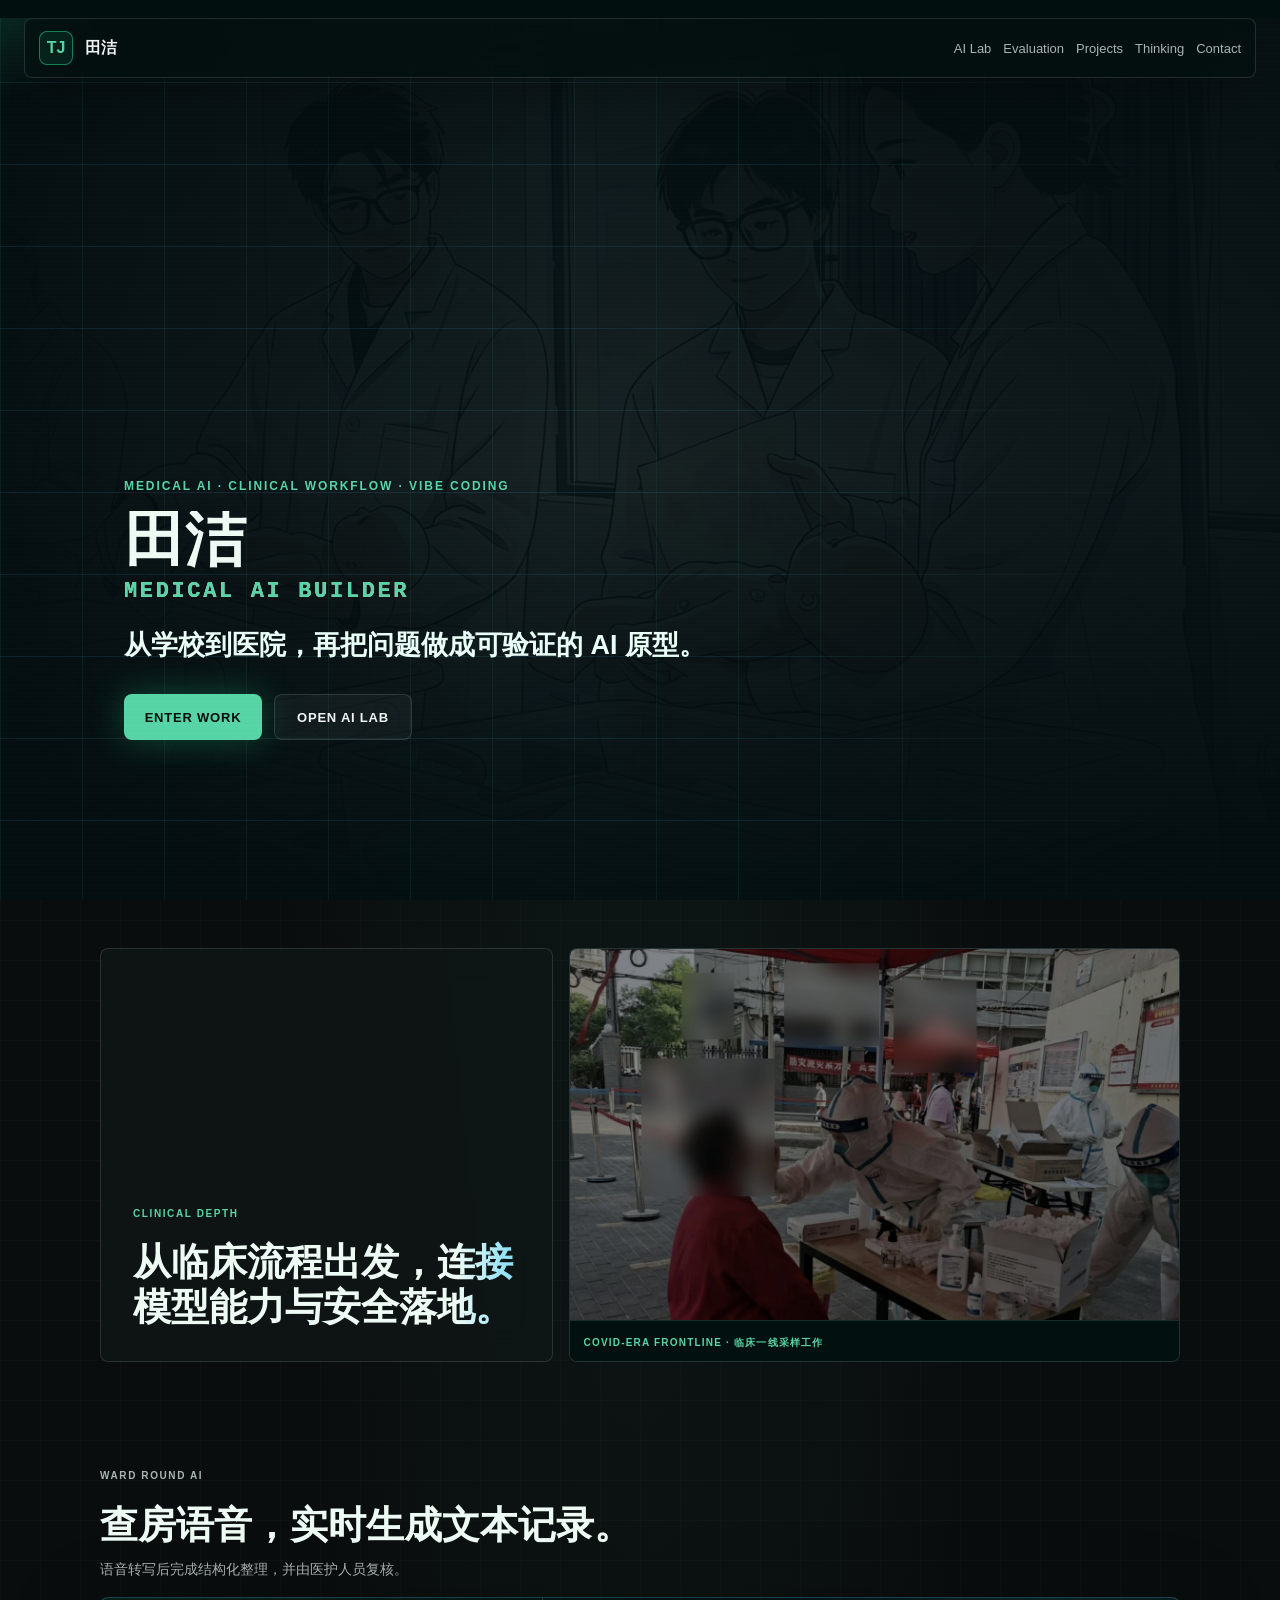
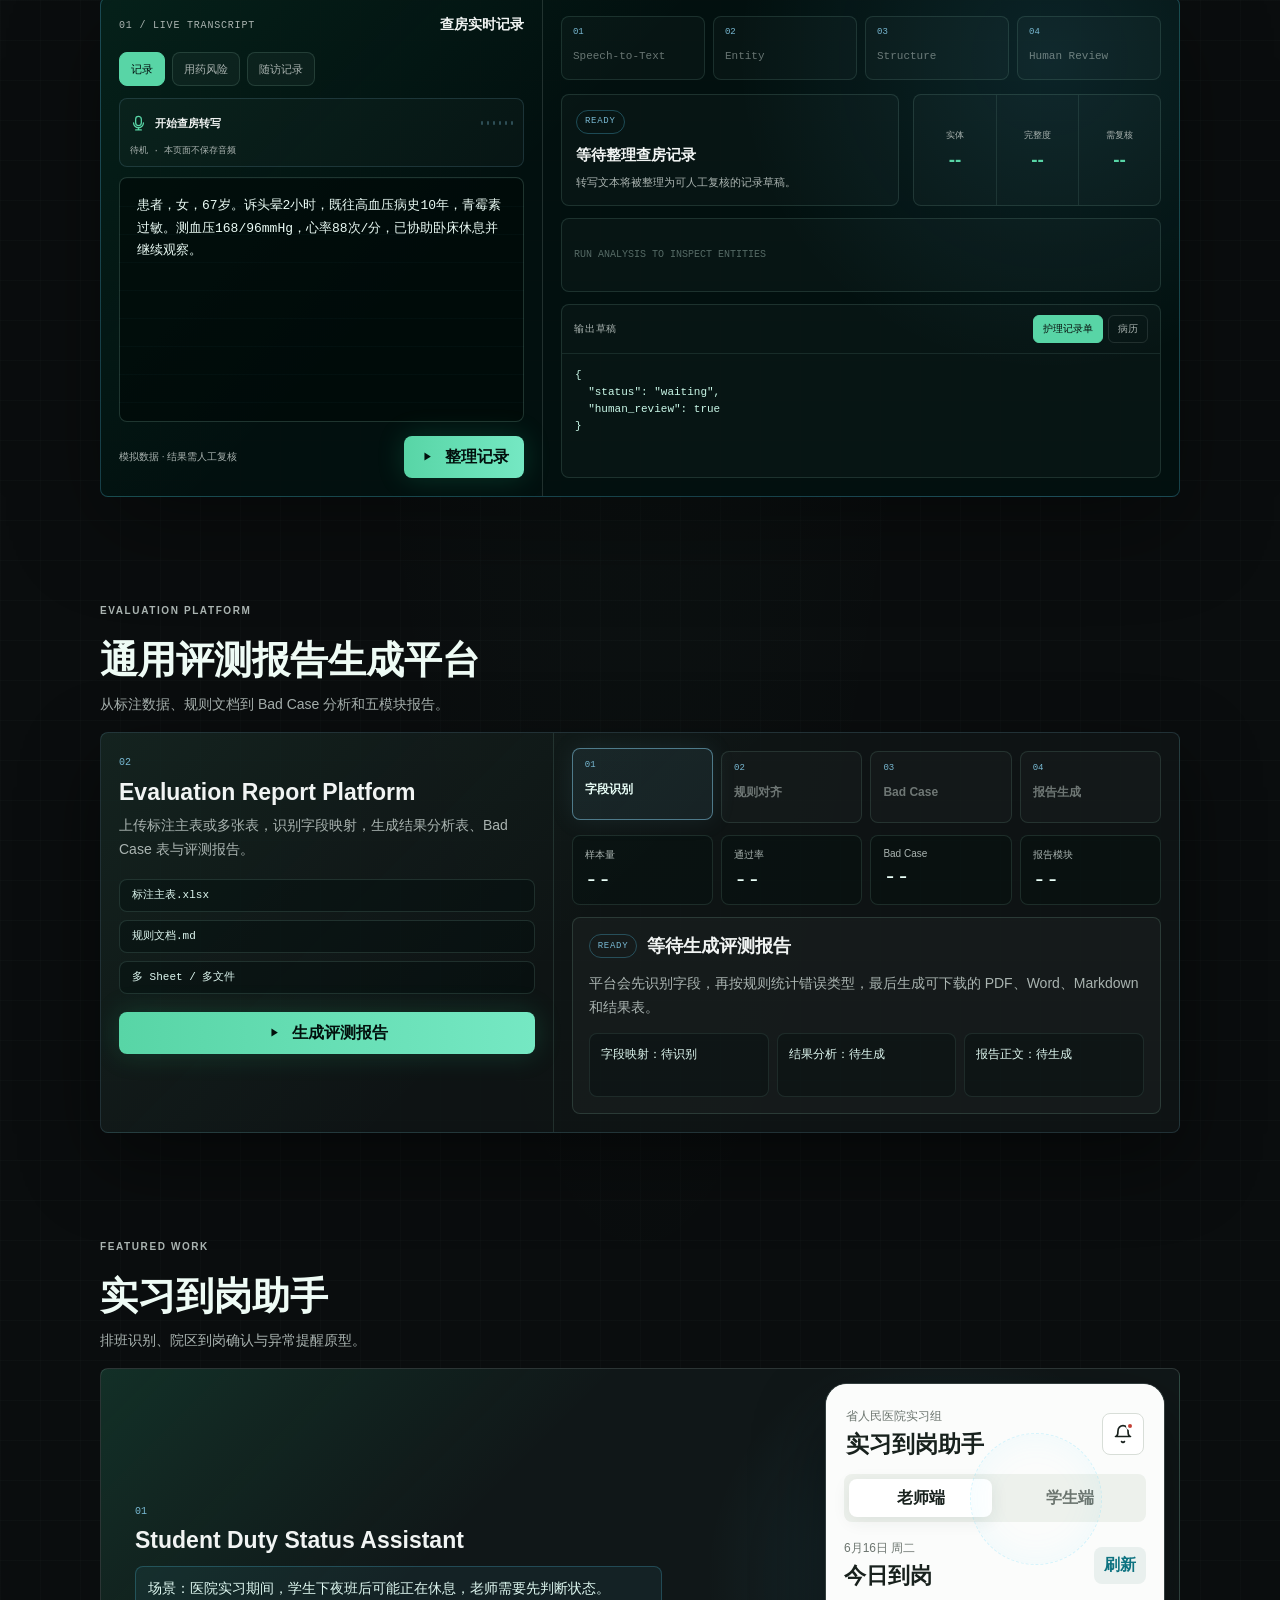
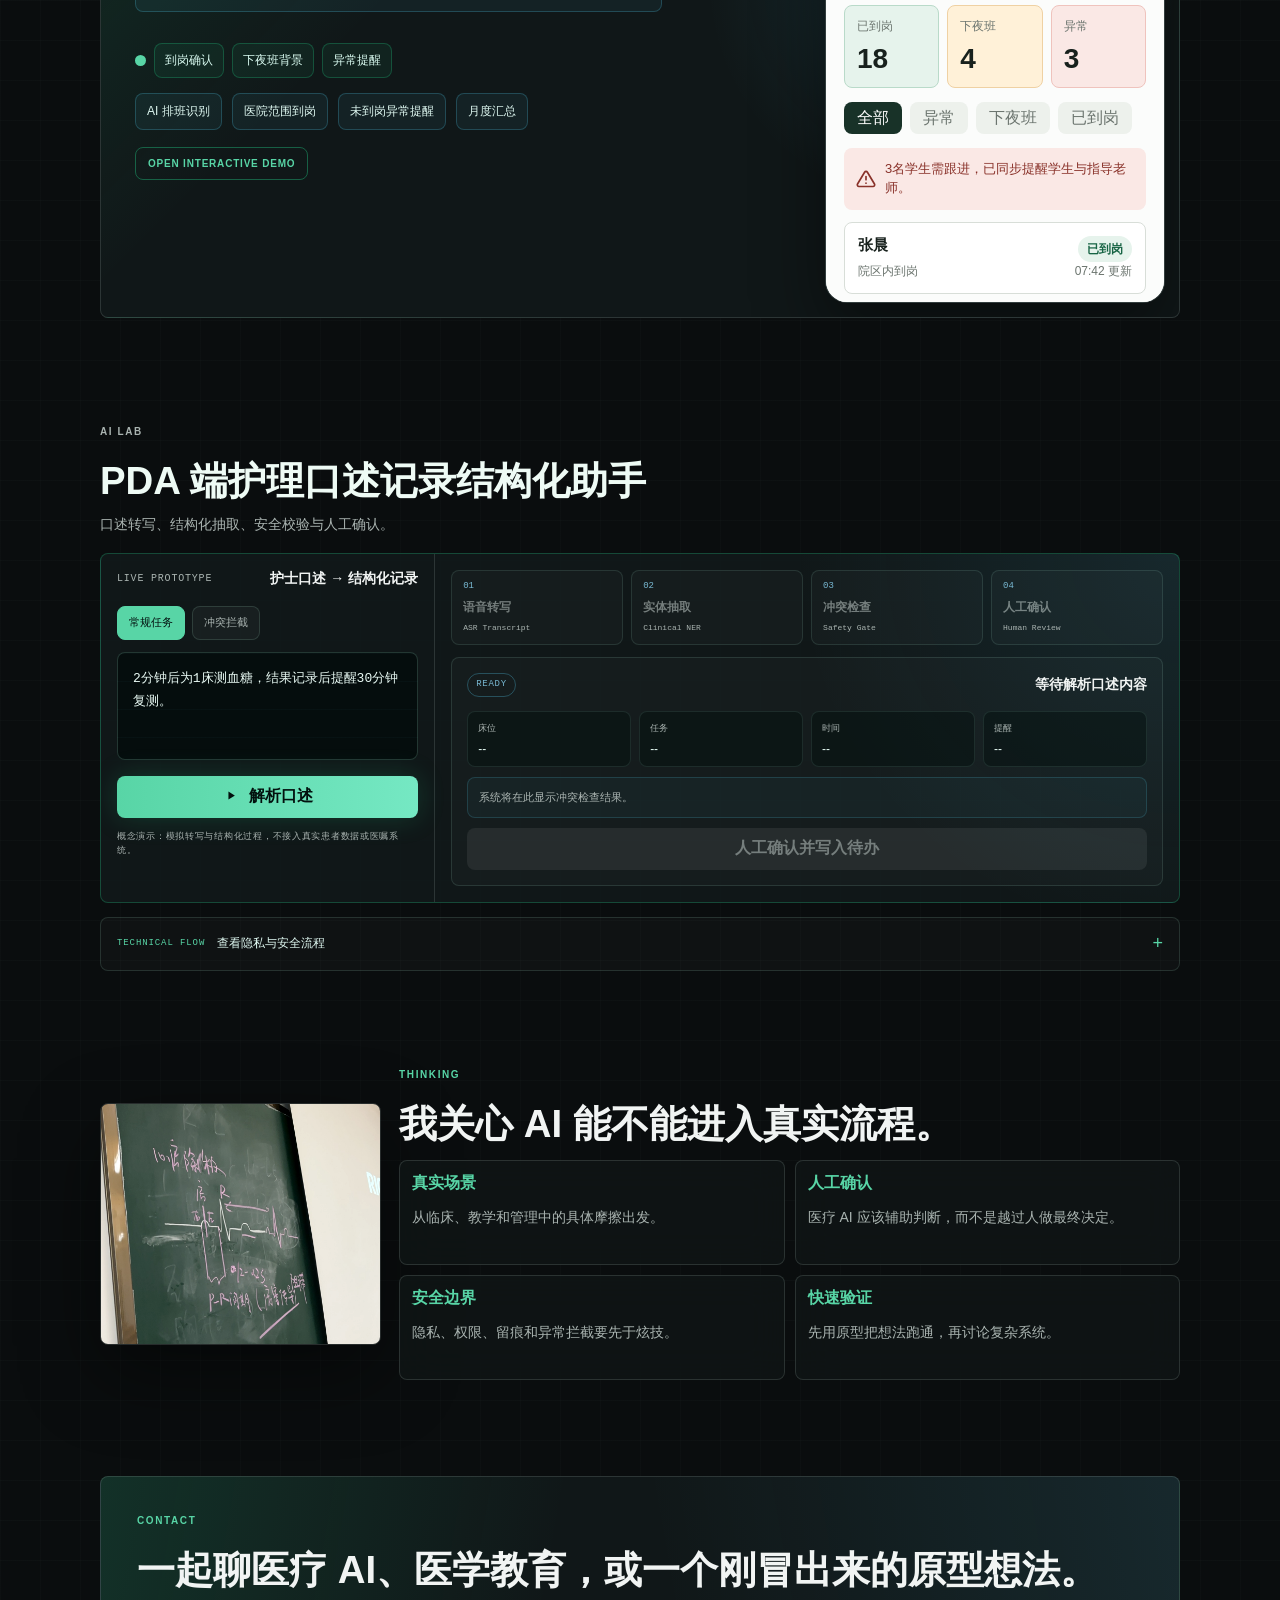
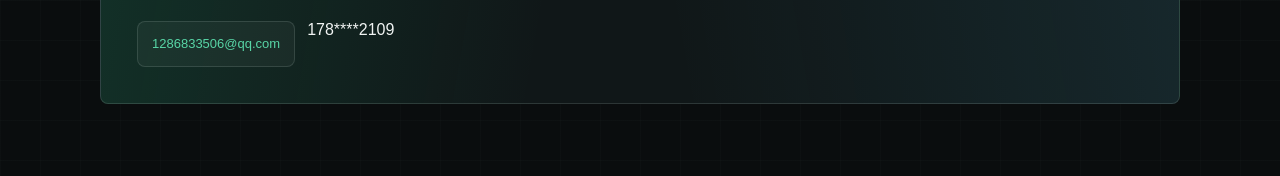
<file: index.html>
<!doctype html>
<html lang="zh-CN">
  <head>
    <meta charset="UTF-8" />
    <meta name="viewport" content="width=device-width, initial-scale=1.0" />
    <title>田洁 | Medical AI Builder</title>
    <meta
      name="description"
      content="田洁的个人网站：医学背景、教学经验、医疗 AI 应用探索与 Vibe Coding 原型作品。"
    />
    <link
      rel="icon"
      href="data:image/svg+xml,%3Csvg xmlns='http://www.w3.org/2000/svg' viewBox='0 0 64 64'%3E%3Crect width='64' height='64' rx='14' fill='%2303100f'/%3E%3Ctext x='32' y='40' text-anchor='middle' font-family='Arial' font-size='24' font-weight='700' fill='%2325e093'%3ETJ%3C/text%3E%3C/svg%3E"
    />
    <link rel="stylesheet" href="./styles.css?v=14" />
  </head>
  <body class="no-cartoon">
    <canvas id="signalCanvas" aria-hidden="true"></canvas>
    <div class="cursor-light" id="cursorLight" aria-hidden="true"></div>
    <div class="scanline" aria-hidden="true"></div>
    <div class="top-mask" aria-hidden="true"></div>
    <div class="scroll-progress" id="scrollProgress" aria-hidden="true"></div>
    <div class="storyline" id="storyline" aria-hidden="true">
      <div class="storyline-track">
        <svg
          class="storyline-path"
          viewBox="0 0 28 1000"
          preserveAspectRatio="none"
          aria-hidden="true"
        >
          <path
            class="storyline-path-base"
            pathLength="100"
            d="M14 0 L14 135 C14 165 5 178 5 210 L5 355 C5 382 23 397 23 425 L23 575 C23 605 9 620 9 650 L9 792 C9 820 14 838 14 866 L14 1000"
          />
          <path
            class="storyline-path-fill"
            pathLength="100"
            d="M14 0 L14 135 C14 165 5 178 5 210 L5 355 C5 382 23 397 23 425 L23 575 C23 605 9 620 9 650 L9 792 C9 820 14 838 14 866 L14 1000"
          />
        </svg>
        <span class="storyline-fill" id="storylineFill"></span>
        <span class="storyline-pulse" id="storylinePulse"></span>
      </div>
    </div>
    <div class="boot-screen" id="bootScreen" aria-hidden="true">
      <div class="boot-panel">
        <span>INITIALIZING</span>
        <strong>TIAN JIE / MEDICAL AI</strong>
        <div class="boot-bar"><i></i></div>
      </div>
    </div>

    <header class="site-header">
      <a class="brand" href="#top" aria-label="回到首页">
        <span class="brand-mark">TJ</span>
        <span>田洁</span>
      </a>
      <nav aria-label="站点导航">
        <a href="#data-lab">AI Lab</a>
        <a href="#evaluation">Evaluation</a>
        <a href="#work">Projects</a>
        <a href="#thinking">Thinking</a>
        <a href="#contact">Contact</a>
      </nav>
    </header>

    <main id="top">
      <section class="hero">
        <img class="hero-bg parallax-layer" data-depth="0.18" src="./assets/medical-training.jpg" alt="智慧健康学院医学教学场景" />
        <div class="hero-noise" aria-hidden="true"></div>
        <div class="hero-data-grid parallax-layer" data-depth="-0.22" aria-hidden="true"></div>
        <div class="hero-scanner" id="heroScanner" aria-hidden="true"></div>
        <div class="hero-zone-map" aria-hidden="true">
          <span class="zone-item active" data-zone="0">Hospital</span>
          <span class="zone-item" data-zone="1">School</span>
          <span class="zone-item" data-zone="2">Data</span>
          <span class="zone-item" data-zone="3">AI Lab</span>
          <span class="zone-item" data-zone="4">Checkpoint</span>
        </div>

        <div class="hero-meta hero-meta-left reveal parallax-layer" data-depth="0.42">
          <span>MEDICAL AI</span>
          <strong>Clinical Workflow</strong>
        </div>
        <div class="hero-meta hero-meta-right reveal parallax-layer" data-depth="-0.36">
          <span>VIBE CODING</span>
          <strong>Prototype Builder</strong>
        </div>

        <div class="hero-insight reveal parallax-layer" data-depth="-0.18" aria-live="polite">
          <span id="insightLabel">SIGNAL 01</span>
          <strong id="insightTitle">Clinical Depth</strong>
          <p id="insightText">从临床一线和真实医疗流程里理解 AI 该解决什么。</p>
        </div>

        <div class="hero-title reveal parallax-layer" data-depth="0.12">
          <p class="kicker">Medical AI · Clinical Workflow · Vibe Coding</p>
          <h1>
            田洁
            <span class="hero-en">Medical AI Builder</span>
          </h1>
          <p class="hero-lead">
            从学校到医院，再把问题做成可验证的 AI 原型。
          </p>
          <div class="hero-cta">
            <a class="primary-link" href="#depth">Enter Work</a>
            <a class="ghost-link" href="#data-lab">Open AI Lab</a>
          </div>
        </div>

        <div class="hero-footer reveal">
          <div>
            <span>5y</span>
            <strong>Clinical</strong>
          </div>
          <div>
            <span>3y</span>
            <strong>Teaching</strong>
          </div>
          <div>
            <span>AI</span>
            <strong>Data & Prototype</strong>
          </div>
          <a class="hero-scroll" href="#depth">Scroll</a>
        </div>
      </section>

      <section class="section depth-section" id="depth">
        <div class="depth-copy reveal">
          <p class="kicker">Clinical Depth</p>
          <h2>从临床流程出发，连接模型能力与安全落地。</h2>
        </div>
        <div class="frontline-frame reveal" data-tilt>
          <img src="./assets/clinical-frontline.jpg" alt="经过模糊处理的临床一线采样场景" loading="lazy" decoding="async" />
          <div>
            <span>COVID-era frontline · 临床一线采样工作</span>
          </div>
        </div>
      </section>

      <section class="section ai-console-section" id="data-lab">
        <div class="section-heading reveal">
          <p class="kicker">Ward Round AI</p>
          <h2>查房语音，实时生成文本记录。</h2>
          <p>语音转写后完成结构化整理，并由医护人员复核。</p>
        </div>

        <div class="ai-console reveal">
          <div class="console-input">
            <div class="console-head">
              <span>01 / Live Transcript</span>
              <strong>查房实时记录</strong>
            </div>
            <div class="sample-switch" aria-label="医学文本样例">
              <button class="sample-btn active" type="button" data-medical-sample="record">记录</button>
              <button class="sample-btn" type="button" data-medical-sample="medication">用药风险</button>
              <button class="sample-btn" type="button" data-medical-sample="followup">随访记录</button>
            </div>
            <div class="voice-capture" id="voiceCapture">
              <button class="voice-capture-btn" id="startRoundMic" type="button" aria-pressed="false">
                <svg viewBox="0 0 24 24" aria-hidden="true">
                  <path d="M12 15a4 4 0 0 0 4-4V6a4 4 0 1 0-8 0v5a4 4 0 0 0 4 4Zm7-4a7 7 0 0 1-14 0m7 7v3m-4 0h8" />
                </svg>
                <span id="roundMicLabel">开始查房转写</span>
              </button>
              <div class="voice-wave" aria-hidden="true">
                <i></i><i></i><i></i><i></i><i></i><i></i>
              </div>
              <span class="voice-status" id="roundMicStatus">待机 · 本页面不保存音频</span>
            </div>
            <textarea id="medicalInput" aria-label="查房语音转写文本">患者，女，67岁。诉头晕2小时，既往高血压病史10年，青霉素过敏。测血压168/96mmHg，心率88次/分，已协助卧床休息并继续观察。</textarea>
            <div class="console-actions">
              <span>模拟数据 · 结果需人工复核</span>
              <button class="run-ai-btn" id="runMedicalAI" type="button">
                <span class="run-icon" aria-hidden="true">▶</span>
                整理记录
              </button>
            </div>
          </div>

          <div class="console-output" id="medicalOutput" aria-live="polite">
            <div class="pipeline" id="medicalPipeline" aria-label="查房语音处理流程">
              <div class="pipeline-step" data-medical-step="0"><span>01</span><strong>Speech-to-Text</strong></div>
              <div class="pipeline-step" data-medical-step="1"><span>02</span><strong>Entity</strong></div>
              <div class="pipeline-step" data-medical-step="2"><span>03</span><strong>Structure</strong></div>
              <div class="pipeline-step" data-medical-step="3"><span>04</span><strong>Human Review</strong></div>
            </div>

            <div class="result-dashboard">
              <div class="result-summary">
                <span class="result-state" id="medicalState">READY</span>
                <strong id="medicalSummary">等待整理查房记录</strong>
                <p id="medicalHint">转写文本将被整理为可人工复核的记录草稿。</p>
              </div>
              <div class="metric-board">
                <div><span>实体</span><strong id="entityCount">--</strong></div>
                <div><span>完整度</span><strong id="qualityScore">--</strong></div>
                <div><span>需复核</span><strong id="reviewCount">--</strong></div>
              </div>
            </div>

            <div class="entity-board" id="entityBoard">
              <span class="empty-result">Run analysis to inspect entities</span>
            </div>

            <div class="structured-panel">
              <div class="structured-head">
                <span>输出草稿</span>
                <div class="output-target" aria-label="输出位置">
                  <button class="output-target-btn active" type="button" data-output-target="护理记录单">护理记录单</button>
                  <button class="output-target-btn" type="button" data-output-target="病历">病历</button>
                </div>
              </div>
              <pre id="medicalJson">{
  "status": "waiting",
  "human_review": true
}</pre>
            </div>
          </div>
        </div>
      </section>

      <section class="section evaluation-section" id="evaluation">
        <div class="section-heading reveal">
          <p class="kicker">Evaluation Platform</p>
          <h2>通用评测报告生成平台</h2>
          <p>
            从标注数据、规则文档到 Bad Case 分析和五模块报告。
          </p>
        </div>

        <div class="eval-console reveal" data-tilt>
          <div class="eval-side">
            <span class="project-number">02</span>
            <h3>Evaluation Report Platform</h3>
            <p>
              上传标注主表或多张表，识别字段映射，生成结果分析表、Bad Case 表与评测报告。
            </p>
            <div class="eval-upload-stack" aria-hidden="true">
              <span>标注主表.xlsx</span>
              <span>规则文档.md</span>
              <span>多 Sheet / 多文件</span>
            </div>
            <button class="run-ai-btn eval-run" id="runEvalReport" type="button">
              <span class="run-icon" aria-hidden="true">▶</span>
              生成评测报告
            </button>
          </div>

          <div class="eval-main" aria-live="polite">
            <div class="eval-flow" aria-label="评测报告生成流程">
              <div class="eval-step active" data-eval-step="0"><span>01</span><strong>字段识别</strong></div>
              <div class="eval-step" data-eval-step="1"><span>02</span><strong>规则对齐</strong></div>
              <div class="eval-step" data-eval-step="2"><span>03</span><strong>Bad Case</strong></div>
              <div class="eval-step" data-eval-step="3"><span>04</span><strong>报告生成</strong></div>
            </div>

            <div class="eval-metrics">
              <div><span>样本量</span><strong id="evalRows">--</strong></div>
              <div><span>通过率</span><strong id="evalPassRate">--</strong></div>
              <div><span>Bad Case</span><strong id="evalBadCase">--</strong></div>
              <div><span>报告模块</span><strong id="evalModules">--</strong></div>
            </div>

            <div class="eval-report-card">
              <div>
                <span class="result-state" id="evalState">READY</span>
                <strong id="evalTitle">等待生成评测报告</strong>
              </div>
              <p id="evalSummary">
                平台会先识别字段，再按规则统计错误类型，最后生成可下载的 PDF、Word、Markdown 和结果表。
              </p>
              <ul class="eval-report-list" id="evalReportList">
                <li>字段映射：待识别</li>
                <li>结果分析：待生成</li>
                <li>报告正文：待生成</li>
              </ul>
            </div>
          </div>
        </div>
      </section>

      <section class="section work-section" id="work">
        <div class="section-heading reveal">
          <p class="kicker">Featured Work</p>
          <h2>实习到岗助手</h2>
          <p>
            排班识别、院区到岗确认与异常提醒原型。
          </p>
        </div>

        <div class="demo-stage reveal" data-tilt>
          <div class="demo-copy">
            <span class="project-number">01</span>
            <h3>Student Duty Status Assistant</h3>
            <p class="scene-context">场景：医院实习期间，学生下夜班后可能正在休息，老师需要先判断状态。</p>
            <div class="demo-status-stack" aria-hidden="true">
              <span class="live-dot"></span>
              <span>到岗确认</span>
              <span>下夜班背景</span>
              <span>异常提醒</span>
            </div>
            <ul>
              <li>AI 排班识别</li>
              <li>医院范围到岗</li>
              <li>未到岗异常提醒</li>
              <li>月度汇总</li>
            </ul>
            <a class="inline-demo-link" href="./demos/intern-duty-assistant/index.html?v=3">
              Open interactive demo
            </a>
          </div>

          <div class="phone-shell" aria-label="实习到岗助手可交互原型">
            <iframe
              title="实习到岗助手 Demo"
              src="./demos/intern-duty-assistant/index.html?v=3"
              loading="lazy"
            ></iframe>
          </div>
        </div>
      </section>

      <section class="section lab-section" id="lab">
        <div class="section-heading reveal">
          <p class="kicker">AI Lab</p>
          <h2>PDA 端护理口述记录结构化助手</h2>
          <p>
            口述转写、结构化抽取、安全校验与人工确认。
          </p>
        </div>

        <div class="pda-workbench reveal">
          <div class="pda-command">
            <div class="console-head">
              <span>Live Prototype</span>
              <strong>护士口述 → 结构化记录</strong>
            </div>
            <div class="sample-switch" aria-label="PDA口述样例">
              <button class="pda-sample active" type="button" data-pda-sample="routine">常规任务</button>
              <button class="pda-sample" type="button" data-pda-sample="risk">冲突拦截</button>
            </div>
            <textarea id="pdaInput" aria-label="护士口述内容">2分钟后为1床测血糖，结果记录后提醒30分钟复测。</textarea>
            <button class="run-ai-btn pda-run" id="runPdaAI" type="button">
              <span class="run-icon" aria-hidden="true">▶</span>
              解析口述
            </button>
            <p class="prototype-note">概念演示：模拟转写与结构化过程，不接入真实患者数据或医嘱系统。</p>
          </div>

          <div class="pda-process" id="pdaProcess" aria-live="polite">
            <div class="pda-stages">
              <div class="pda-stage" data-pda-step="0"><span>01</span><strong>语音转写</strong><small>ASR Transcript</small></div>
              <div class="pda-stage" data-pda-step="1"><span>02</span><strong>实体抽取</strong><small>Clinical NER</small></div>
              <div class="pda-stage" data-pda-step="2"><span>03</span><strong>冲突检查</strong><small>Safety Gate</small></div>
              <div class="pda-stage" data-pda-step="3"><span>04</span><strong>人工确认</strong><small>Human Review</small></div>
            </div>
            <div class="pda-result" id="pdaResult">
              <div class="pda-result-head">
                <span class="result-state" id="pdaState">READY</span>
                <strong id="pdaResultTitle">等待解析口述内容</strong>
              </div>
              <dl class="pda-fields">
                <div><dt>床位</dt><dd id="pdaBed">--</dd></div>
                <div><dt>任务</dt><dd id="pdaTask">--</dd></div>
                <div><dt>时间</dt><dd id="pdaTime">--</dd></div>
                <div><dt>提醒</dt><dd id="pdaReminder">--</dd></div>
              </dl>
              <div class="safety-message" id="pdaSafety">系统将在此显示冲突检查结果。</div>
              <button class="confirm-ai-btn" id="confirmPda" type="button" disabled>人工确认并写入待办</button>
            </div>
          </div>
        </div>

        <details class="technical-flow reveal">
          <summary>
            <span>Technical Flow</span>
            查看隐私与安全流程
          </summary>
          <div class="technical-flow-body">
            <img src="./assets/pda-flow-clean.png" alt="PDA语音结构化助手数据流向图" loading="lazy" decoding="async" />
            <p>患者数据不出院内网络，模型输出必须经过质控与人工确认。</p>
          </div>
        </details>
      </section>

      <section class="section thinking-section" id="thinking">
        <div class="thinking-visual reveal">
          <img src="./assets/clinical-board.jpg" alt="医学课堂黑板笔记" loading="lazy" decoding="async" />
        </div>
        <div class="thinking-copy reveal">
          <p class="kicker">Thinking</p>
          <h2>我关心 AI 能不能进入真实流程。</h2>
          <div class="principles">
            <div data-tilt>
              <span>真实场景</span>
              <p>从临床、教学和管理中的具体摩擦出发。</p>
            </div>
            <div data-tilt>
              <span>人工确认</span>
              <p>医疗 AI 应该辅助判断，而不是越过人做最终决定。</p>
            </div>
            <div data-tilt>
              <span>安全边界</span>
              <p>隐私、权限、留痕和异常拦截要先于炫技。</p>
            </div>
            <div data-tilt>
              <span>快速验证</span>
              <p>先用原型把想法跑通，再讨论复杂系统。</p>
            </div>
          </div>
        </div>
      </section>

      <section class="section contact-section" id="contact">
        <div class="contact-card reveal">
          <p class="kicker">Contact</p>
          <h2>一起聊医疗 AI、医学教育，或一个刚冒出来的原型想法。</h2>
          <div class="contact-links">
            <a href="mailto:1286833506@qq.com">1286833506@qq.com</a>
            <span class="contact-phone" aria-label="手机号：178开头，2109结尾">178****2109</span>
          </div>
        </div>
      </section>
    </main>

    <script src="./app.js?v=14"></script>
  </body>
</html>
</file>
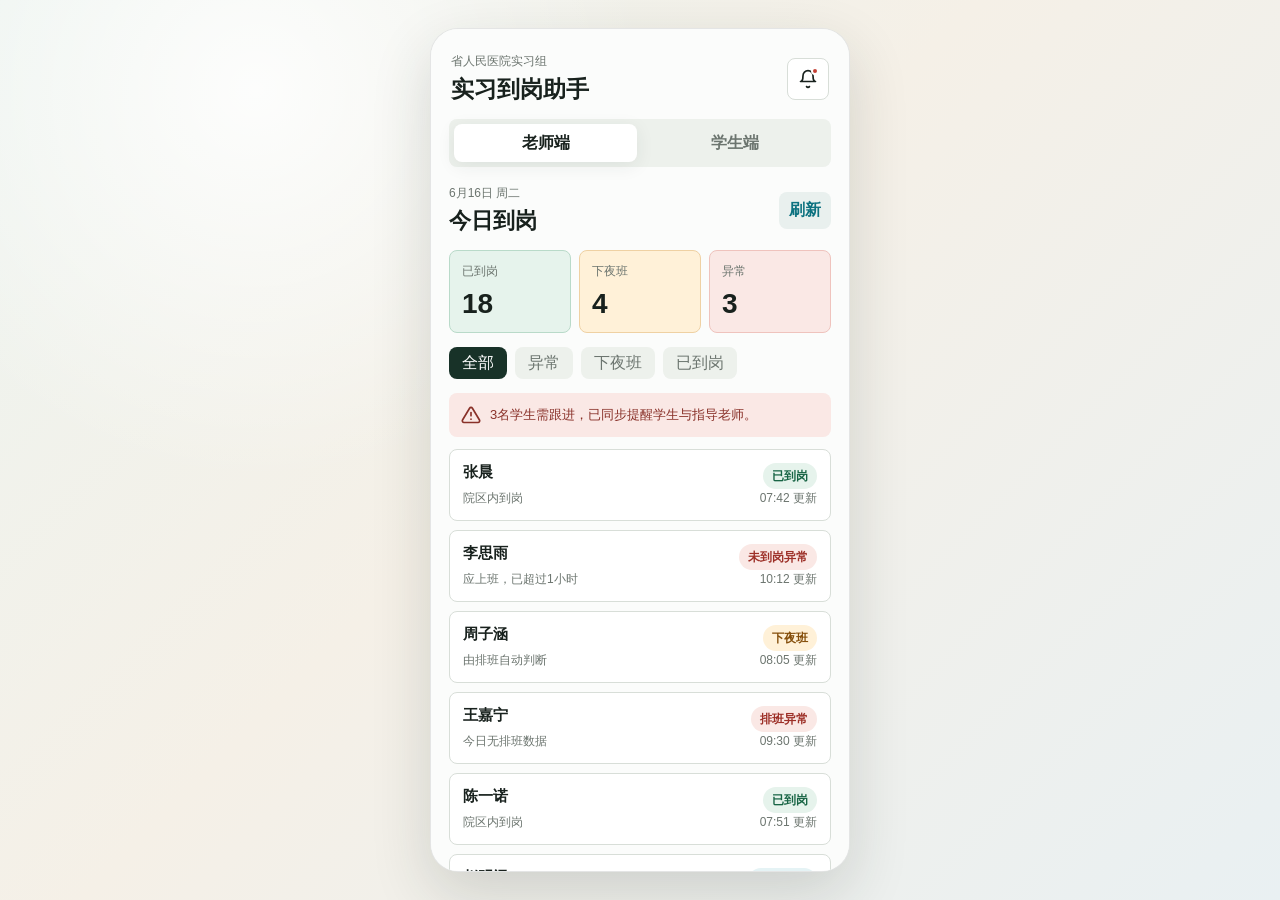
<file: demos/intern-duty-assistant/index.html>
<!doctype html>
<html lang="zh-CN">
  <head>
    <meta charset="UTF-8" />
    <meta name="viewport" content="width=device-width, initial-scale=1.0" />
    <title>实习到岗助手</title>
    <link rel="stylesheet" href="./styles.css?v=2" />
  </head>
  <body>
    <main class="shell">
      <section class="phone" aria-label="实习到岗助手小程序原型">
        <header class="topbar">
          <div>
            <p class="eyebrow">省人民医院实习组</p>
            <h1>实习到岗助手</h1>
          </div>
          <button class="icon-btn" id="notifyBtn" type="button" aria-label="提醒">
            <span class="bell-dot"></span>
            <svg viewBox="0 0 24 24" aria-hidden="true">
              <path d="M18 8a6 6 0 0 0-12 0c0 7-3 7-3 7h18s-3 0-3-7" />
              <path d="M13.73 21a2 2 0 0 1-3.46 0" />
            </svg>
          </button>
        </header>

        <nav class="role-tabs" aria-label="角色切换">
          <button class="tab active" type="button" data-role="teacher">老师端</button>
          <button class="tab" type="button" data-role="student">学生端</button>
        </nav>

        <section class="view active" id="teacherView">
          <div class="section-head">
            <div>
              <p class="eyebrow">6月16日 周二</p>
              <h2>今日到岗</h2>
            </div>
            <button class="text-btn" type="button" id="refreshBtn">刷新</button>
          </div>

          <div class="metrics" aria-label="今日统计">
            <article class="metric ok">
              <span>已到岗</span>
              <strong id="metricPresent">18</strong>
            </article>
            <article class="metric warn">
              <span>下夜班</span>
              <strong id="metricNight">4</strong>
            </article>
            <article class="metric danger">
              <span>异常</span>
              <strong id="metricRisk">3</strong>
            </article>
          </div>

          <div class="filter-row" aria-label="状态筛选">
            <button class="chip active" type="button" data-filter="all">全部</button>
            <button class="chip" type="button" data-filter="risk">异常</button>
            <button class="chip" type="button" data-filter="night">下夜班</button>
            <button class="chip" type="button" data-filter="present">已到岗</button>
          </div>

          <div class="notice-strip" id="alertStrip">
            <svg viewBox="0 0 24 24" aria-hidden="true">
              <path d="M10.29 3.86 1.82 18a2 2 0 0 0 1.71 3h16.94a2 2 0 0 0 1.71-3L13.71 3.86a2 2 0 0 0-3.42 0Z" />
              <path d="M12 9v4" />
              <path d="M12 17h.01" />
            </svg>
            <span>3名学生需跟进，已同步提醒学生与指导老师。</span>
          </div>

          <div class="student-list" id="studentList" aria-label="学生状态列表"></div>

          <section class="panel">
            <div class="panel-title">
              <h3>本月未确认到岗</h3>
              <button class="text-btn" type="button" id="summaryBtn">生成</button>
            </div>
            <div class="summary" id="summaryBox">
              <p>本月累计 9 次未确认到岗，集中在排班未上传和应上班超时未到岗两类情况。</p>
              <dl>
                <div><dt>排班异常</dt><dd>4 次</dd></div>
                <div><dt>超时未到岗</dt><dd>5 次</dd></div>
              </dl>
            </div>
          </section>
        </section>

        <section class="view" id="studentView">
          <div class="student-hero">
            <div>
              <p class="eyebrow">李同学</p>
              <h2 id="studentStatusTitle">今日应上班</h2>
            </div>
            <span class="status-pill danger" id="studentStatusPill">未到岗异常</span>
          </div>

          <section class="panel">
            <div class="panel-title">
              <h3>排班截图</h3>
              <span class="mini-tag">AI识别</span>
            </div>
            <label class="upload-box" for="scheduleFile">
              <input id="scheduleFile" type="file" accept="image/*" />
              <svg viewBox="0 0 24 24" aria-hidden="true">
                <path d="M21 15v4a2 2 0 0 1-2 2H5a2 2 0 0 1-2-2v-4" />
                <path d="m17 8-5-5-5 5" />
                <path d="M12 3v12" />
              </svg>
              <span id="fileName">上传本周排班照片</span>
            </label>
            <button class="primary-btn" type="button" id="scanBtn">识别排班</button>
            <div class="ocr-pipeline" id="ocrPipeline" aria-live="polite">
              <div data-ocr-step="0"><span>01</span><strong>图像预处理</strong></div>
              <div data-ocr-step="1"><span>02</span><strong>OCR识别</strong></div>
              <div data-ocr-step="2"><span>03</span><strong>班次标准化</strong></div>
              <div data-ocr-step="3"><span>04</span><strong>异常校验</strong></div>
            </div>
            <div class="schedule-result" id="scheduleResult">
              <div class="recognition-summary">
                <span>识别置信度</span>
                <strong>94%</strong>
                <small>“下夜班”需学生确认</small>
              </div>
              <div>
                <span>周一</span>
                <strong>白班 <em>98%</em></strong>
              </div>
              <div>
                <span>周二</span>
                <strong>白班 <em>97%</em></strong>
              </div>
              <div>
                <span>周三</span>
                <strong>夜班 <em>95%</em></strong>
              </div>
              <div>
                <span>周四</span>
                <strong>下夜班 <em>86%</em></strong>
              </div>
            </div>
            <button class="secondary-btn" type="button" id="confirmScheduleBtn">确认排班</button>
          </section>

          <section class="panel">
            <div class="panel-title">
              <h3>到岗确认</h3>
              <span class="mini-tag" id="geoTag">院区外</span>
            </div>
            <div class="location-card" id="locationCard">
              <svg viewBox="0 0 24 24" aria-hidden="true">
                <path d="M20 10c0 6-8 12-8 12S4 16 4 10a8 8 0 0 1 16 0Z" />
                <circle cx="12" cy="10" r="3" />
              </svg>
              <div>
                <strong id="locationTitle">当前位置未在院区范围内</strong>
                <span>到岗需在老师绑定医院范围内完成</span>
              </div>
            </div>
            <div class="action-row">
              <button class="secondary-btn" type="button" id="toggleGeoBtn">进入院区</button>
              <button class="primary-btn disabled" type="button" id="checkInBtn" disabled>已到岗</button>
            </div>
          </section>

          <section class="quick-actions">
            <button type="button" class="quick-btn" data-student-action="leave">请假</button>
            <button type="button" class="quick-btn" data-student-action="rest">调休</button>
            <button type="button" class="quick-btn" data-student-action="reset">重置</button>
          </section>
        </section>

        <div class="toast" id="toast" role="status" aria-live="polite"></div>
      </section>
    </main>

    <script src="./app.js?v=2"></script>
  </body>
</html>
</file>
<file: styles.css>
:root {
  color-scheme: dark;
  font-family:
    Inter, "PingFang SC", "Microsoft YaHei", "Noto Sans CJK SC", Arial,
    sans-serif;
  --bg: #0a0d0e;
  --bg-2: #111719;
  --ink: #f1f4f3;
  --muted: #aab4b1;
  --line: rgba(191, 210, 204, 0.16);
  --panel: rgba(16, 22, 23, 0.78);
  --panel-strong: rgba(18, 25, 26, 0.94);
  --green: #58d5a6;
  --cyan: #78b8d2;
  --ice-blue: #78bce8;
  --shadow: 0 28px 80px rgba(0, 0, 0, 0.45);
}

* {
  box-sizing: border-box;
}

html {
  scroll-behavior: smooth;
}

body {
  margin: 0;
  min-height: 100vh;
  overflow-x: hidden;
  background:
    linear-gradient(rgba(160, 184, 177, 0.025) 1px, transparent 1px),
    linear-gradient(90deg, rgba(160, 184, 177, 0.02) 1px, transparent 1px),
    radial-gradient(ellipse at 50% 0%, rgba(88, 213, 166, 0.055), transparent 42%),
    var(--bg);
  background-size:
    40px 40px,
    40px 40px,
    auto,
    auto;
  color: var(--ink);
}

body::before {
  position: fixed;
  inset: 0;
  z-index: -2;
  pointer-events: none;
  content: "";
  background:
    linear-gradient(120deg, transparent 0 42%, rgba(88, 213, 166, 0.035) 48%, transparent 56%),
    linear-gradient(240deg, transparent 0 56%, rgba(120, 184, 210, 0.035) 62%, transparent 70%);
}

body.no-cartoon .hero::before {
  background:
    linear-gradient(90deg, rgba(5, 15, 17, 0.97), rgba(5, 17, 20, 0.7) 44%, rgba(5, 15, 18, 0.88)),
    linear-gradient(0deg, rgba(5, 15, 17, 0.98), rgba(6, 20, 23, 0.38) 48%, rgba(5, 15, 18, 0.76));
}

body.no-cartoon .hero-bg {
  opacity: 0.52;
  filter: saturate(0.48) contrast(1.1) brightness(0.78);
  transform: scale(1.04);
}

body.no-cartoon .hero-title {
  width: min(620px, calc(100% - 48px));
  max-width: 620px;
}

body.no-cartoon .hero-lead {
  max-width: 650px;
}

body.no-cartoon .hero-data-grid {
  opacity: 0.72;
}

body.no-cartoon .hero::after {
  background: radial-gradient(
    circle at var(--scan-x, 50%) var(--scan-y, 50%),
    color-mix(in srgb, var(--hero-accent) 22%, transparent),
    transparent 15%
  );
}

body.no-cartoon .hero-insight {
  right: 5.5vw;
  bottom: 15vh;
}

body.no-cartoon .hero-meta-left {
  left: 6vw;
  top: 23vh;
}

body.no-cartoon .hero-meta-right {
  right: 7vw;
  top: 26vh;
}

body.no-cartoon .scenario-room .person {
  display: none;
}

body.no-cartoon .scenario-room {
  min-height: 230px;
}

body.no-cartoon .signal-card,
body.no-cartoon .device-card,
body.no-cartoon .data-board {
  transform: translateZ(0);
}

button,
a {
  font: inherit;
}

a {
  color: inherit;
  text-decoration: none;
}

img {
  display: block;
  max-width: 100%;
}

#signalCanvas {
  position: fixed;
  inset: 0;
  z-index: -1;
  opacity: 0.55;
  pointer-events: none;
}

.cursor-light {
  position: fixed;
  left: 0;
  top: 0;
  z-index: 2;
  width: 220px;
  height: 220px;
  pointer-events: none;
  transform: translate(-50%, -50%);
  background: radial-gradient(circle, rgba(37, 224, 147, 0.14), transparent 62%);
  mix-blend-mode: screen;
}

.scanline {
  position: fixed;
  inset: 0;
  z-index: 1;
  pointer-events: none;
  background: linear-gradient(
    rgba(255, 255, 255, 0.025) 50%,
    rgba(0, 0, 0, 0.025) 50%
  );
  background-size: 100% 4px;
  opacity: 0.12;
}

.scroll-progress {
  position: fixed;
  left: 0;
  top: 0;
  z-index: 30;
  width: 0%;
  height: 3px;
  background: linear-gradient(90deg, var(--green), var(--cyan));
  box-shadow: 0 0 24px rgba(37, 224, 147, 0.8);
}

.top-mask {
  position: fixed;
  left: 0;
  right: 0;
  top: 0;
  z-index: 9;
  height: 18px;
  pointer-events: none;
  background: rgba(3, 16, 15, 0.96);
}

.storyline {
  position: fixed;
  left: clamp(14px, 1.8vw, 24px);
  top: 104px;
  bottom: 42px;
  z-index: 4;
  width: 32px;
  pointer-events: none;
  opacity: 0.9;
  transition:
    opacity 220ms ease,
    transform 220ms ease;
}

.storyline-track {
  position: absolute;
  left: 0;
  top: 0;
  bottom: 0;
  width: 28px;
}

.storyline-path {
  position: absolute;
  inset: 0;
  width: 28px;
  height: 100%;
  overflow: visible;
}

.storyline-path path {
  fill: none;
  vector-effect: non-scaling-stroke;
}

.storyline-path-base {
  stroke: rgba(174, 244, 221, 0.15);
  stroke-width: 1;
}

.storyline-path-fill {
  stroke: var(--green);
  stroke-width: 1.5;
  stroke-linecap: round;
  stroke-dasharray: var(--story-progress-value, 0) 100;
  filter: drop-shadow(0 0 4px rgba(37, 224, 147, 0.5));
  transition: stroke-dasharray 120ms linear;
}

.storyline-fill {
  display: none;
}

.storyline-pulse {
  position: absolute;
  left: var(--story-x, 14px);
  top: var(--story-progress, 0%);
  width: 7px;
  height: 7px;
  border-radius: 50%;
  background: var(--green);
  box-shadow: 0 0 14px rgba(37, 224, 147, 0.68);
  transform: translate(-50%, -50%);
  transition: top 120ms linear;
}

.storyline-pulse::after {
  position: absolute;
  inset: -7px;
  border: 1px solid rgba(88, 216, 255, 0.28);
  border-radius: inherit;
  content: "";
  opacity: 0;
}

body.no-cartoon main > .section:not(.hero) h2 {
  font-size: clamp(25px, 3vw, 40px);
  line-height: 1.16;
}

body.no-cartoon main > .section:not(.hero) h3 {
  font-size: clamp(18px, 1.8vw, 23px);
}

body.no-cartoon main > .section:not(.hero) p {
  font-size: 14px;
  line-height: 1.68;
}

body.no-cartoon main > .section:not(.hero) .kicker,
body.no-cartoon main > .section:not(.hero) .project-number,
body.no-cartoon main > .section:not(.hero) .card-head,
body.no-cartoon main > .section:not(.hero) .inline-demo-link {
  font-size: 10px;
}

.storyline.section-hit .storyline-pulse::after {
  animation: storylinePing 720ms ease-out;
}

.frontline-frame::before {
  position: absolute;
  inset: 0;
  z-index: 1;
  pointer-events: none;
  content: "";
  opacity: 0;
  background: linear-gradient(
    90deg,
    transparent 0 38%,
    rgba(88, 216, 255, 0.18) 48%,
    rgba(37, 224, 147, 0.28) 51%,
    transparent 62%
  );
  transform: translateX(-100%);
}

.depth-section.signal-current .frontline-frame {
  border-color: rgba(37, 224, 147, 0.38);
  box-shadow:
    0 24px 64px rgba(0, 0, 0, 0.34),
    0 0 36px rgba(37, 224, 147, 0.09);
}

.depth-section.signal-enter .frontline-frame img {
  animation: clinicalReveal 1.35s cubic-bezier(0.2, 0.72, 0.22, 1) both;
}

.depth-section.signal-enter .frontline-frame::before {
  animation: clinicalScan 1.4s 180ms ease-out both;
}

.work-section.signal-current .demo-status-stack span:not(.live-dot) {
  color: #06100f;
  border-color: rgba(37, 224, 147, 0.76);
  background: linear-gradient(90deg, var(--green), #6be8c1);
  box-shadow: 0 0 24px rgba(37, 224, 147, 0.18);
}

.work-section.signal-enter .demo-status-stack span:not(.live-dot) {
  animation: statusConfirm 760ms cubic-bezier(0.18, 0.78, 0.2, 1) both;
}

.work-section.signal-enter .demo-status-stack span:nth-child(3) {
  animation-delay: 180ms;
}

.work-section.signal-enter .demo-status-stack span:nth-child(4) {
  animation-delay: 360ms;
}

.work-section.signal-enter .phone-shell {
  animation: deviceConfirm 1.1s 180ms ease-out both;
}

.lab-section.signal-current .lab-card,
.lab-section.signal-current .lab-note {
  border-color: rgba(88, 216, 255, 0.28);
}

.lab-section.signal-enter .lab-card,
.lab-section.signal-enter .lab-note {
  animation: labModuleWake 780ms ease both;
}

.lab-section.signal-enter .mobile-draft {
  animation-delay: 160ms;
}

.lab-section.signal-enter .lab-note {
  animation-delay: 320ms;
}

.lab-section.signal-enter .lab-card.wide::after {
  opacity: 1;
  animation: sectionDataSweep 1.45s 220ms ease-out both;
}

.evaluation-section.signal-current .eval-step,
.evaluation-section.signal-current .eval-metrics div {
  border-color: rgba(120, 184, 210, 0.3);
}

.evaluation-section.signal-enter .eval-step {
  animation: dataBlink 620ms ease both;
}

.evaluation-section.signal-enter .eval-step:nth-child(2) {
  animation-delay: 90ms;
}

.evaluation-section.signal-enter .eval-step:nth-child(3) {
  animation-delay: 180ms;
}

.evaluation-section.signal-enter .eval-step:nth-child(4) {
  animation-delay: 270ms;
}

.thinking-section.signal-current .principles div {
  border-color: rgba(37, 224, 147, 0.3);
  background: linear-gradient(
    135deg,
    rgba(37, 224, 147, 0.1),
    rgba(7, 27, 25, 0.72) 52%
  );
}

.thinking-section.signal-enter .principles div {
  animation: principleCheck 720ms ease both;
}

.thinking-section.signal-enter .principles div:nth-child(2) {
  animation-delay: 130ms;
}

.thinking-section.signal-enter .principles div:nth-child(3) {
  animation-delay: 260ms;
}

.thinking-section.signal-enter .principles div:nth-child(4) {
  animation-delay: 390ms;
}

.off-duty-section.signal-enter .off-duty-card {
  animation: lifeFrameIn 900ms cubic-bezier(0.18, 0.76, 0.18, 1) both;
}

.off-duty-section.signal-enter .off-duty-card:nth-child(2) {
  animation-delay: 150ms;
}

.off-duty-section.signal-enter .off-duty-card:nth-child(3) {
  animation-delay: 300ms;
}

.contact-section.signal-enter .contact-card {
  animation: contactFocus 1.2s ease-out both;
}

.boot-screen {
  display: none;
}

.boot-screen.done {
  opacity: 0;
  visibility: hidden;
  pointer-events: none;
}

.boot-panel {
  width: min(420px, calc(100% - 44px));
  padding: 22px;
  border: 1px solid rgba(37, 224, 147, 0.34);
  border-radius: 8px;
  background: rgba(3, 16, 15, 0.84);
  box-shadow: 0 0 80px rgba(37, 224, 147, 0.16);
}

.boot-panel span,
.boot-panel strong {
  display: block;
}

.boot-panel span {
  color: var(--green);
  font-family: "SFMono-Regular", Consolas, monospace;
  font-size: 12px;
  letter-spacing: 0.18em;
}

.boot-panel strong {
  margin-top: 8px;
  font-size: 24px;
}

.boot-bar {
  overflow: hidden;
  height: 8px;
  margin-top: 20px;
  border-radius: 999px;
  background: rgba(255, 255, 255, 0.08);
}

.boot-bar i {
  display: block;
  width: 100%;
  height: 100%;
  border-radius: inherit;
  background: linear-gradient(90deg, var(--green), var(--cyan));
  transform-origin: left;
  animation: bootLoad 1050ms cubic-bezier(0.4, 0, 0.2, 1) both;
}

.site-header {
  position: fixed;
  left: 24px;
  right: 24px;
  top: 18px;
  z-index: 10;
  display: flex;
  align-items: center;
  justify-content: space-between;
  gap: 18px;
  padding: 12px 14px;
  border: 1px solid var(--line);
  border-radius: 8px;
  background: rgba(3, 16, 15, 0.72);
  box-shadow: 0 16px 50px rgba(0, 0, 0, 0.24);
  backdrop-filter: blur(18px);
}

.brand,
.site-header nav {
  display: flex;
  align-items: center;
  gap: 12px;
}

.brand {
  font-weight: 800;
}

.brand-mark {
  display: grid;
  place-items: center;
  width: 34px;
  height: 34px;
  border: 1px solid rgba(37, 224, 147, 0.5);
  border-radius: 8px;
  color: var(--green);
  background: rgba(37, 224, 147, 0.08);
}

.site-header nav a {
  position: relative;
  color: var(--muted);
  font-size: 13px;
  transition: color 180ms ease;
}

.site-header nav a::after {
  position: absolute;
  left: 0;
  right: 0;
  bottom: -8px;
  height: 1px;
  content: "";
  background: linear-gradient(90deg, transparent, var(--green), transparent);
  opacity: 0;
  transform: scaleX(0.35);
  transition:
    opacity 180ms ease,
    transform 180ms ease;
}

.site-header nav a:hover,
.site-header nav a.active {
  color: var(--green);
}

.site-header nav a.active::after,
.site-header nav a:hover::after {
  opacity: 1;
  transform: scaleX(1);
}

.section {
  width: min(1080px, calc(100% - 40px));
  margin: 0 auto;
}

.hero {
  position: relative;
  width: 100%;
  min-height: 100vh;
  overflow: hidden;
  display: flex;
  align-items: flex-end;
  padding: 110px 24px 34px;
  isolation: isolate;
  --hero-accent: var(--green);
  --scan-opacity: 0;
}

.hero::before {
  position: absolute;
  inset: 0;
  z-index: -2;
  content: "";
  background:
    linear-gradient(90deg, rgba(3, 16, 15, 0.94), rgba(3, 16, 15, 0.58) 46%, rgba(3, 16, 15, 0.8)),
    linear-gradient(0deg, rgba(3, 16, 15, 0.98), rgba(3, 16, 15, 0.18) 52%, rgba(3, 16, 15, 0.74)),
    radial-gradient(circle at 72% 44%, rgba(37, 224, 147, 0.19), transparent 34%);
}

.hero::after {
  position: absolute;
  inset: 0;
  z-index: 0;
  pointer-events: none;
  content: "";
  opacity: var(--scan-opacity);
  background:
    radial-gradient(circle at var(--scan-x, 50%) var(--scan-y, 50%), color-mix(in srgb, var(--hero-accent) 30%, transparent), transparent 18%),
    linear-gradient(90deg, transparent 0 44%, color-mix(in srgb, var(--hero-accent) 18%, transparent) 50%, transparent 56%);
  mix-blend-mode: screen;
  transition: opacity 180ms ease;
}

.hero-bg {
  position: absolute;
  inset: 0;
  z-index: -3;
  width: 100%;
  height: 100%;
  object-fit: cover;
  object-position: 60% 45%;
  filter: saturate(0.82) contrast(1.08) brightness(0.58);
  transform: scale(1.03);
  transition: translate 260ms ease-out;
}

.hero-noise {
  position: absolute;
  inset: 0;
  z-index: -1;
  opacity: 0.22;
  background:
    linear-gradient(rgba(255, 255, 255, 0.04) 1px, transparent 1px),
    linear-gradient(90deg, rgba(255, 255, 255, 0.035) 1px, transparent 1px);
  background-size: 72px 72px;
  mask-image: linear-gradient(90deg, #000, transparent 82%);
}

.hero-data-grid {
  position: absolute;
  inset: 0;
  z-index: 0;
  opacity: 0.34;
  pointer-events: none;
  background:
    linear-gradient(rgba(88, 216, 255, 0.14) 1px, transparent 1px),
    linear-gradient(90deg, rgba(37, 224, 147, 0.11) 1px, transparent 1px);
  background-size: 82px 82px;
  mask-image: linear-gradient(90deg, #000 0 58%, transparent 92%);
  transition: translate 260ms ease-out;
}

.hero-data-grid::after {
  display: none;
}

.world-stage {
  position: absolute;
  inset: 0;
  z-index: 1;
  width: 100%;
  height: 100%;
  overflow: hidden;
  background:
    radial-gradient(circle at 72% 35%, rgba(88, 216, 255, 0.15), transparent 30%),
    radial-gradient(circle at 42% 58%, rgba(37, 224, 147, 0.13), transparent 34%),
    linear-gradient(180deg, rgba(3, 16, 15, 0.18), rgba(3, 16, 15, 0.42));
}

#worldCanvas {
  position: absolute;
  inset: 0;
  width: 100%;
  height: 100%;
  cursor: grab;
}

#worldCanvas:active {
  cursor: grabbing;
}

.world-stage::before {
  position: absolute;
  inset: 0;
  z-index: 1;
  pointer-events: none;
  content: "";
  background:
    linear-gradient(90deg, rgba(3, 16, 15, 0.86), transparent 34%, rgba(3, 16, 15, 0.42) 70%, rgba(3, 16, 15, 0.76)),
    linear-gradient(180deg, rgba(3, 16, 15, 0.74), transparent 34%, rgba(3, 16, 15, 0.84));
}

.world-stage::after {
  position: absolute;
  left: 18%;
  right: 18%;
  bottom: 116px;
  z-index: 2;
  height: 1px;
  pointer-events: none;
  content: "";
  background: linear-gradient(90deg, transparent, var(--green), var(--cyan), transparent);
  box-shadow: 0 0 26px rgba(37, 224, 147, 0.5);
  animation: routeFlow 3s ease-in-out infinite;
}

.world-hud {
  position: absolute;
  right: clamp(22px, 4vw, 64px);
  bottom: clamp(108px, 14vh, 156px);
  z-index: 3;
  width: min(360px, calc(100% - 44px));
  padding: 18px;
  border: 1px solid rgba(37, 224, 147, 0.26);
  border-radius: 8px;
  background: rgba(3, 16, 15, 0.64);
  box-shadow: 0 22px 54px rgba(0, 0, 0, 0.34);
  backdrop-filter: blur(16px);
}

.world-hud span {
  color: var(--green);
  font-family: "SFMono-Regular", Consolas, monospace;
  font-size: 11px;
  font-weight: 850;
  letter-spacing: 0.12em;
  text-transform: uppercase;
}

.world-hud strong {
  display: block;
  margin-top: 10px;
  color: #f4fff9;
  font-size: 24px;
  line-height: 1.18;
}

.world-hud p {
  margin-top: 10px;
  color: var(--muted);
  line-height: 1.65;
}

.world-controls {
  position: absolute;
  left: 50%;
  bottom: 36px;
  z-index: 3;
  display: grid;
  grid-template-columns: repeat(4, 1fr);
  gap: 10px;
  width: min(720px, calc(100% - 44px));
  translate: -50% 0;
}

.world-tab {
  min-height: 44px;
  border: 1px solid rgba(255, 255, 255, 0.13);
  border-radius: 8px;
  color: rgba(238, 251, 245, 0.7);
  background: rgba(3, 16, 15, 0.62);
  backdrop-filter: blur(12px);
  cursor: pointer;
  font-size: 12px;
  font-weight: 850;
  transition:
    color 180ms ease,
    background 180ms ease,
    border-color 180ms ease,
    transform 180ms ease;
}

.world-tab:hover,
.world-tab.active {
  color: #03100f;
  border-color: rgba(37, 224, 147, 0.72);
  background: linear-gradient(90deg, var(--green), var(--cyan));
  transform: translateY(-2px);
}

.route-scene {
  position: absolute;
  right: clamp(24px, 6vw, 92px);
  top: 18vh;
  z-index: 1;
  width: min(54vw, 720px);
  height: min(50vh, 520px);
  min-height: 360px;
  pointer-events: none;
  perspective: 900px;
  transition: translate 260ms ease-out;
}

.scene-floor {
  position: absolute;
  inset: 18% 2% 6%;
  border: 1px solid rgba(37, 224, 147, 0.18);
  border-radius: 8px;
  background:
    linear-gradient(115deg, transparent 0 46%, rgba(37, 224, 147, 0.28) 48%, transparent 51%),
    linear-gradient(65deg, transparent 0 36%, rgba(88, 216, 255, 0.22) 39%, transparent 42%),
    linear-gradient(rgba(88, 216, 255, 0.11) 1px, transparent 1px),
    linear-gradient(90deg, rgba(37, 224, 147, 0.1) 1px, transparent 1px),
    rgba(4, 20, 19, 0.34);
  background-size:
    auto,
    auto,
    44px 44px,
    44px 44px,
    auto;
  box-shadow:
    inset 0 0 50px rgba(37, 224, 147, 0.06),
    0 30px 80px rgba(0, 0, 0, 0.32);
  transform: rotateX(58deg) rotateZ(-9deg);
  transform-origin: center;
}

.scene-floor::before,
.scene-floor::after {
  position: absolute;
  content: "";
}

.scene-floor::before {
  left: 9%;
  right: 10%;
  top: 50%;
  height: 2px;
  background: linear-gradient(90deg, transparent, var(--green), var(--cyan), transparent);
  box-shadow: 0 0 22px rgba(37, 224, 147, 0.5);
  animation: routeFlow 3.2s ease-in-out infinite;
}

.scene-floor::after {
  left: 42%;
  top: 18%;
  width: 2px;
  height: 58%;
  background: linear-gradient(transparent, rgba(88, 216, 255, 0.8), transparent);
  box-shadow: 0 0 18px rgba(88, 216, 255, 0.45);
  animation: routeFlow 3.2s ease-in-out 900ms infinite;
}

.scene-building {
  position: absolute;
  z-index: 2;
  display: flex;
  flex-direction: column;
  align-items: flex-start;
  justify-content: flex-end;
  width: clamp(118px, 12vw, 154px);
  min-height: 86px;
  padding: 13px;
  border: 1px solid rgba(238, 251, 245, 0.14);
  border-radius: 8px;
  color: var(--ink);
  background:
    linear-gradient(180deg, rgba(238, 251, 245, 0.1), rgba(238, 251, 245, 0.02)),
    rgba(3, 16, 15, 0.76);
  box-shadow:
    0 18px 45px rgba(0, 0, 0, 0.32),
    inset 0 0 0 1px rgba(255, 255, 255, 0.02);
  backdrop-filter: blur(14px);
  cursor: pointer;
  pointer-events: auto;
  transform: translate3d(0, 0, 0);
  transition:
    border-color 180ms ease,
    box-shadow 180ms ease,
    transform 180ms ease,
    background 180ms ease;
}

.scene-building::before {
  position: absolute;
  left: 12px;
  top: 12px;
  width: 18px;
  height: 18px;
  border: 1px solid color-mix(in srgb, var(--hero-accent) 56%, transparent);
  border-radius: 50%;
  content: "";
  box-shadow: 0 0 18px color-mix(in srgb, var(--hero-accent) 22%, transparent);
}

.scene-building span {
  color: color-mix(in srgb, var(--hero-accent) 80%, white);
  font-family: "SFMono-Regular", Consolas, monospace;
  font-size: 10px;
  font-weight: 850;
  letter-spacing: 0.12em;
  text-transform: uppercase;
}

.scene-building strong {
  margin-top: 8px;
  font-size: 15px;
  line-height: 1.25;
}

.scene-building:hover,
.scene-building.active {
  border-color: color-mix(in srgb, var(--hero-accent) 68%, transparent);
  background:
    radial-gradient(circle at 24% 20%, color-mix(in srgb, var(--hero-accent) 20%, transparent), transparent 42%),
    rgba(3, 16, 15, 0.86);
  box-shadow:
    0 24px 64px rgba(0, 0, 0, 0.36),
    0 0 36px color-mix(in srgb, var(--hero-accent) 16%, transparent);
  transform: translateY(-8px);
}

.scene-ward {
  left: 3%;
  bottom: 18%;
}

.scene-school {
  left: 22%;
  top: 10%;
}

.scene-data {
  right: 21%;
  top: 23%;
}

.scene-lab {
  right: 4%;
  bottom: 20%;
}

.scene-checkpoint {
  left: 42%;
  bottom: 4%;
}

.scene-pulse {
  position: absolute;
  z-index: 1;
  width: 9px;
  height: 9px;
  border-radius: 50%;
  background: var(--green);
  box-shadow: 0 0 26px var(--green);
  opacity: 0.8;
  animation: scenePulseMove 5s ease-in-out infinite;
}

.scene-pulse-a {
  left: 16%;
  bottom: 38%;
}

.scene-pulse-b {
  right: 18%;
  bottom: 40%;
  animation-delay: 1.8s;
}

.hero-title {
  position: relative;
  z-index: 4;
  width: min(470px, 40vw);
  margin: 0 auto 126px;
  margin-left: max(0px, calc((100vw - 1080px) / 2));
  transition: translate 260ms ease-out;
}

.hero-title h1 {
  font-size: clamp(36px, 4.8vw, 62px);
}

.hero-title h1,
.depth-copy h2,
.section-heading h2 {
  background: linear-gradient(90deg, #eefbf5 0 38%, rgba(88, 216, 255, 0.96) 48%, #eefbf5 58% 100%);
  background-size: 220% 100%;
  -webkit-background-clip: text;
  background-clip: text;
  color: transparent;
  animation: textScan 7.5s ease-in-out infinite;
}

.kicker {
  margin: 0 0 18px;
  color: var(--green);
  font-size: 12px;
  font-weight: 800;
  letter-spacing: 0.16em;
  text-transform: uppercase;
}

h1,
h2,
h3,
p {
  margin: 0;
}

h1 {
  font-size: clamp(58px, 9vw, 120px);
  line-height: 0.9;
  letter-spacing: 0;
}

.hero-en {
  display: block;
  margin-top: 12px;
  color: var(--green);
  -webkit-text-stroke: 0;
  text-stroke: 0;
  font-family: "SFMono-Regular", Consolas, monospace;
  font-size: clamp(15px, 1.8vw, 22px);
  font-weight: 800;
  line-height: 1.2;
  letter-spacing: 0.12em;
  text-transform: uppercase;
}

h2 {
  font-size: clamp(28px, 3.8vw, 48px);
  line-height: 1.1;
  letter-spacing: 0;
}

h3 {
  font-size: clamp(19px, 2.1vw, 26px);
  line-height: 1.16;
}

.hero-lead {
  max-width: 560px;
  margin-top: 22px;
  color: #e9fff7;
  font-size: clamp(18px, 2.1vw, 28px);
  line-height: 1.38;
  font-weight: 850;
}

.hero-cta {
  display: flex;
  flex-wrap: wrap;
  gap: 12px;
  margin-top: 30px;
}

.hero-cta .primary-link,
.hero-cta .ghost-link {
  min-width: 138px;
  text-transform: uppercase;
  letter-spacing: 0.06em;
  font-size: 13px;
}

.hero-actions {
  display: flex;
  flex-wrap: wrap;
  gap: 12px;
  margin-top: 34px;
}

.primary-link,
.ghost-link {
  display: inline-flex;
  align-items: center;
  justify-content: center;
  min-height: 46px;
  padding: 0 18px;
  border-radius: 8px;
  font-weight: 800;
}

.primary-link {
  color: #02100d;
  background: var(--green);
  box-shadow: 0 0 34px rgba(37, 224, 147, 0.28);
}

.ghost-link {
  border: 1px solid var(--line);
  color: var(--ink);
  background: rgba(255, 255, 255, 0.04);
}

.hero-caption {
  width: fit-content;
  margin-top: 10px;
  color: rgba(238, 251, 245, 0.62);
  font-family: "SFMono-Regular", Consolas, monospace;
  font-size: 11px;
  letter-spacing: 0.08em;
  text-transform: uppercase;
}

.hero-meta,
.hero-footer {
  position: absolute;
  z-index: 2;
  display: flex;
  gap: 8px;
}

.hero-meta,
.hero-insight,
.hero-zone-map {
  display: none;
}

.hero-meta {
  flex-direction: column;
  width: 190px;
  padding: 14px;
  border-left: 1px solid rgba(37, 224, 147, 0.52);
  color: #e9fff7;
  transition: translate 260ms ease-out;
}

.hero-meta-left {
  left: 26px;
  top: 28vh;
}

.hero-meta-right {
  right: 26px;
  top: 44vh;
  text-align: right;
  align-items: flex-end;
  border-left: 0;
  border-right: 1px solid rgba(88, 216, 255, 0.52);
}

.hero-meta span,
.hero-footer span {
  color: var(--green);
  font-size: 11px;
  font-weight: 800;
  letter-spacing: 0.12em;
  text-transform: uppercase;
}

.hero-meta strong {
  font-size: 15px;
}

.hero-footer {
  left: 24px;
  right: 24px;
  bottom: 24px;
  align-items: end;
  justify-content: space-between;
  width: min(1180px, calc(100% - 48px));
  margin: 0 auto;
  display: none;
}

.hero-footer div {
  min-width: 118px;
}

.hero-footer strong {
  display: block;
  margin-top: 4px;
  font-size: 14px;
}

.hero-scroll {
  position: relative;
  padding-right: 42px;
  color: var(--muted);
  font-size: 13px;
  font-weight: 800;
  letter-spacing: 0.12em;
  text-transform: uppercase;
}

.hero-scroll::after {
  position: absolute;
  right: 0;
  top: 50%;
  width: 30px;
  height: 1px;
  content: "";
  background: var(--green);
  transform-origin: right;
  animation: pulseLine 1.35s ease-in-out infinite;
}

.hero-scanner {
  position: absolute;
  left: var(--scan-x, 50%);
  top: var(--scan-y, 50%);
  z-index: 1;
  width: 180px;
  height: 180px;
  border: 1px solid rgba(88, 213, 166, 0.48);
  border-radius: 50%;
  pointer-events: none;
  opacity: 0;
  translate: -50% -50%;
  background:
    radial-gradient(circle, rgba(88, 213, 166, 0.08), transparent 58%),
    radial-gradient(circle, transparent 58%, rgba(120, 188, 232, 0.16) 59%, transparent 61%);
  box-shadow:
    0 0 32px rgba(88, 213, 166, 0.14),
    inset 0 0 22px rgba(120, 188, 232, 0.1);
  transition:
    left 120ms ease-out,
    top 120ms ease-out,
    opacity 180ms ease;
}

.hero-scanner::before,
.hero-scanner::after {
  position: absolute;
  content: "";
}

.hero-scanner::before {
  left: 50%;
  top: 0;
  bottom: 0;
  width: 1px;
  background: linear-gradient(transparent, var(--green), transparent);
}

.hero-scanner::after {
  left: 0;
  right: 0;
  top: 50%;
  height: 1px;
  background: linear-gradient(90deg, transparent, var(--cyan), transparent);
}

.hero.scanning .hero-scanner {
  opacity: 0.58;
}

.hero.scanning {
  --scan-opacity: 0.42;
}

.hero-zone-map {
  position: absolute;
  left: 24px;
  right: 24px;
  top: 96px;
  z-index: 2;
  display: grid;
  grid-template-columns: repeat(5, minmax(0, 1fr));
  gap: 8px;
  width: min(620px, calc(100% - 48px));
  pointer-events: none;
}

.zone-item {
  min-height: 32px;
  display: inline-flex;
  align-items: center;
  justify-content: center;
  border: 1px solid rgba(255, 255, 255, 0.12);
  border-radius: 8px;
  color: rgba(238, 251, 245, 0.56);
  background: rgba(3, 16, 15, 0.48);
  backdrop-filter: blur(12px);
  font-family: "SFMono-Regular", Consolas, monospace;
  font-size: 11px;
  font-weight: 850;
  letter-spacing: 0.06em;
  text-transform: uppercase;
  transition:
    color 180ms ease,
    border-color 180ms ease,
    background 180ms ease,
    box-shadow 180ms ease,
    transform 180ms ease;
}

.zone-item.active {
  color: #04120f;
  border-color: color-mix(in srgb, var(--hero-accent) 76%, white);
  background: var(--hero-accent);
  box-shadow: 0 0 30px color-mix(in srgb, var(--hero-accent) 46%, transparent);
  transform: translateY(-2px);
}

.hero-insight {
  position: absolute;
  right: 28px;
  bottom: 116px;
  z-index: 2;
  width: min(360px, calc(100% - 56px));
  min-height: 168px;
  padding: 18px;
  border: 1px solid rgba(37, 224, 147, 0.32);
  border-radius: 8px;
  background: rgba(3, 16, 15, 0.72);
  box-shadow: 0 24px 70px rgba(0, 0, 0, 0.32);
  backdrop-filter: blur(18px);
  transition:
    translate 260ms ease-out,
    border-color 220ms ease,
    box-shadow 220ms ease,
    transform 220ms ease;
}

.hero.scanning .hero-insight {
  border-color: color-mix(in srgb, var(--hero-accent) 62%, transparent);
  box-shadow:
    0 24px 70px rgba(0, 0, 0, 0.32),
    0 0 38px color-mix(in srgb, var(--hero-accent) 20%, transparent);
}

.hero-insight.updating {
  transform: translateY(-4px);
}

.hero-insight span {
  color: var(--green);
  font-family: "SFMono-Regular", Consolas, monospace;
  font-size: 11px;
  font-weight: 850;
  letter-spacing: 0.16em;
  text-transform: uppercase;
}

.hero-insight strong {
  display: block;
  margin-top: 12px;
  color: #f0fff9;
  font-size: 24px;
}

.hero-insight p {
  margin-top: 10px;
  color: var(--muted);
  line-height: 1.65;
}

.hero .hero-meta,
.hero .hero-insight,
.hero .hero-zone-map {
  display: none;
}

.story-rail {
  position: relative;
  display: grid;
  grid-template-columns: repeat(4, 1fr);
  gap: 12px;
  padding: 34px 0 14px;
}

.story-rail::before {
  position: absolute;
  left: 24px;
  right: 24px;
  top: 50%;
  height: 1px;
  content: "";
  background: linear-gradient(90deg, transparent, rgba(37, 224, 147, 0.45), transparent);
}

.story-node {
  position: relative;
  z-index: 1;
  min-height: 118px;
  padding: 16px;
  border: 1px solid var(--line);
  border-radius: 8px;
  background: rgba(3, 16, 15, 0.76);
  backdrop-filter: blur(16px);
  transition:
    border-color 240ms ease,
    box-shadow 240ms ease,
    transform 240ms ease;
}

.story-node span {
  color: var(--cyan);
  font-family: "SFMono-Regular", Consolas, monospace;
  font-size: 12px;
}

.story-node strong {
  display: block;
  margin: 14px 0 8px;
  color: #f4fffb;
}

.story-node p {
  color: var(--muted);
  font-size: 13px;
  line-height: 1.6;
}

.story-node.active {
  border-color: rgba(37, 224, 147, 0.5);
  box-shadow: 0 18px 56px rgba(37, 224, 147, 0.12);
  transform: translateY(-4px);
}

.scenario-walk {
  padding: 44px 0 84px;
}

.scenario-heading {
  display: grid;
  grid-template-columns: minmax(0, 0.95fr) minmax(280px, 0.7fr);
  gap: 28px;
  align-items: end;
  margin-bottom: 22px;
}

.scenario-heading h2 {
  max-width: 760px;
}

.scenario-heading p:not(.kicker) {
  color: var(--muted);
  font-size: 17px;
  line-height: 1.8;
}

.scenario-panels {
  display: grid;
  grid-template-columns: repeat(4, minmax(0, 1fr));
  gap: 14px;
}

.scenario-panel {
  position: relative;
  overflow: hidden;
  min-height: 500px;
  padding: 16px;
  border: 1px solid var(--line);
  border-radius: 8px;
  background:
    linear-gradient(180deg, rgba(255, 255, 255, 0.04), transparent 42%),
    var(--panel);
  backdrop-filter: blur(18px);
}

.scenario-panel::before {
  position: absolute;
  inset: 0;
  pointer-events: none;
  content: "";
  background: linear-gradient(120deg, transparent 0 42%, rgba(37, 224, 147, 0.13) 48%, transparent 58%);
  opacity: 0;
  transition: opacity 240ms ease;
}

.scenario-panel:hover::before,
.scenario-panel.active::before {
  opacity: 1;
}

.scenario-room {
  position: relative;
  height: 270px;
  overflow: hidden;
  margin-bottom: 18px;
  border: 1px solid rgba(255, 255, 255, 0.12);
  border-radius: 8px;
  background:
    linear-gradient(180deg, rgba(88, 216, 255, 0.08), transparent 38%),
    linear-gradient(90deg, rgba(255, 255, 255, 0.055) 1px, transparent 1px),
    linear-gradient(rgba(255, 255, 255, 0.04) 1px, transparent 1px),
    rgba(3, 16, 15, 0.68);
  background-size:
    auto,
    56px 56px,
    56px 56px,
    auto;
}

.scenario-room::before {
  position: absolute;
  left: -8%;
  right: -8%;
  bottom: -34%;
  height: 58%;
  content: "";
  border-top: 1px solid rgba(88, 216, 255, 0.24);
  background:
    linear-gradient(90deg, transparent 0 48%, rgba(37, 224, 147, 0.42) 50%, transparent 52%),
    linear-gradient(115deg, rgba(37, 224, 147, 0.18), transparent 36%),
    rgba(5, 29, 27, 0.78);
  transform: perspective(560px) rotateX(58deg);
  transform-origin: top center;
}

.scenario-room::after {
  position: absolute;
  left: 12%;
  right: 12%;
  bottom: 42%;
  height: 1px;
  content: "";
  background: linear-gradient(90deg, transparent, var(--green), var(--cyan), transparent);
  box-shadow: 0 0 18px rgba(37, 224, 147, 0.38);
  animation: routeFlow 3.6s ease-in-out infinite;
}

.room-label {
  position: absolute;
  left: 12px;
  top: 12px;
  z-index: 2;
  color: rgba(238, 251, 245, 0.58);
  font-family: "SFMono-Regular", Consolas, monospace;
  font-size: 10px;
  font-weight: 850;
  letter-spacing: 0.12em;
  text-transform: uppercase;
}

.person {
  position: absolute;
  z-index: 3;
  width: 46px;
  height: 112px;
  border-radius: 999px 999px 18px 18px;
  background:
    radial-gradient(circle at 50% 17%, #f1c4a8 0 13px, transparent 14px),
    linear-gradient(180deg, rgba(248, 252, 255, 0.96) 27px, rgba(207, 234, 239, 0.94) 28px 72px, rgba(21, 57, 58, 0.95) 73px);
  box-shadow: 0 20px 42px rgba(0, 0, 0, 0.28);
}

.person span {
  position: absolute;
  left: 12px;
  top: 4px;
  width: 22px;
  height: 10px;
  border-radius: 999px;
  background: rgba(16, 23, 24, 0.88);
}

.nurse-person {
  left: 26%;
  bottom: 30px;
}

.nurse-person span {
  top: 2px;
  background: #f7ffff;
  box-shadow: 0 0 0 1px rgba(37, 224, 147, 0.35);
}

.doctor-person {
  left: 22%;
  bottom: 34px;
  scale: 1.04;
}

.intern-person {
  left: 18%;
  bottom: 34px;
  background:
    radial-gradient(circle at 50% 17%, #f1c4a8 0 13px, transparent 14px),
    linear-gradient(180deg, rgba(255, 255, 255, 0.96) 28px, rgba(98, 181, 162, 0.94) 29px 70px, rgba(22, 45, 47, 0.95) 71px);
}

.teacher-person,
.student-person {
  right: 24%;
  bottom: 38px;
  background:
    radial-gradient(circle at 50% 17%, #efc2a6 0 13px, transparent 14px),
    linear-gradient(180deg, rgba(248, 252, 255, 0.96) 27px, rgba(244, 190, 94, 0.78) 28px 72px, rgba(22, 45, 47, 0.95) 73px);
}

.patient-person {
  right: 19%;
  bottom: 34px;
  width: 90px;
  height: 42px;
  border-radius: 999px;
  background:
    radial-gradient(circle at 22% 45%, #f1c4a8 0 12px, transparent 13px),
    linear-gradient(90deg, rgba(235, 248, 247, 0.98), rgba(154, 214, 218, 0.9));
}

.patient-person span {
  display: none;
}

.signal-card,
.device-card,
.data-board {
  position: absolute;
  z-index: 4;
  border: 1px solid rgba(37, 224, 147, 0.28);
  border-radius: 8px;
  background: rgba(3, 16, 15, 0.78);
  box-shadow: 0 18px 42px rgba(0, 0, 0, 0.3);
  backdrop-filter: blur(12px);
}

.signal-card {
  right: 14px;
  top: 56px;
  width: min(52%, 190px);
  padding: 13px;
}

.signal-card span,
.signal-card small {
  display: block;
  color: var(--muted);
  font-size: 11px;
}

.signal-card strong {
  display: block;
  margin: 8px 0;
  color: #f5fff9;
  font-size: 18px;
}

.signal-alert {
  border-color: rgba(255, 107, 107, 0.34);
}

.device-card {
  left: 14px;
  bottom: 18px;
  min-width: 92px;
  padding: 10px 12px;
  color: var(--green);
  font-family: "SFMono-Regular", Consolas, monospace;
  font-size: 12px;
  font-weight: 850;
}

.pda-device {
  left: 43%;
  bottom: 86px;
  color: var(--cyan);
}

.qa-device {
  left: auto;
  right: 14px;
  bottom: 18px;
}

.data-board {
  right: 18px;
  top: 58px;
  width: 138px;
  padding: 14px;
}

.data-board i {
  display: block;
  height: 8px;
  margin: 9px 0;
  border-radius: 999px;
  background: linear-gradient(90deg, var(--green), var(--cyan), transparent);
}

.scenario-panel h3 {
  position: relative;
  z-index: 2;
  margin: 14px 0 12px;
  font-size: clamp(22px, 2.5vw, 28px);
}

.scenario-panel p {
  position: relative;
  z-index: 2;
  color: var(--muted);
  line-height: 1.75;
}

.scene-context {
  margin: 0 0 16px;
  padding: 10px 12px;
  border: 1px solid rgba(88, 216, 255, 0.22);
  border-radius: 8px;
  color: #dff8f1 !important;
  background: rgba(88, 216, 255, 0.06);
  font-size: 13px;
}

.intro-strip {
  display: grid;
  grid-template-columns: repeat(4, 1fr);
  gap: 12px;
  padding: 22px 0 92px;
}

.intro-strip div,
.demo-stage,
.lab-card,
.lab-note,
.contact-card,
.principles div {
  border: 1px solid var(--line);
  border-radius: 8px;
  background: var(--panel);
  backdrop-filter: blur(18px);
}

.intro-strip div,
.demo-stage,
.lab-card,
.lab-note,
.principles div {
  position: relative;
  overflow: hidden;
}

[data-tilt] {
  transform-style: preserve-3d;
  transition:
    transform 220ms ease,
    border-color 220ms ease,
    box-shadow 220ms ease;
}

[data-tilt]:hover {
  border-color: rgba(37, 224, 147, 0.38);
  box-shadow: 0 24px 70px rgba(0, 0, 0, 0.34);
}

.demo-stage::before,
.lab-card::before,
.lab-note::before,
.principles div::before,
.intro-strip div::before {
  position: absolute;
  inset: 0;
  pointer-events: none;
  content: "";
  background: radial-gradient(
    circle at var(--mx, 50%) var(--my, 50%),
    rgba(37, 224, 147, 0.16),
    transparent 34%
  );
  opacity: 0;
  transition: opacity 180ms ease;
}

.demo-stage:hover::before,
.lab-card:hover::before,
.lab-note:hover::before,
.principles div:hover::before,
.intro-strip div:hover::before {
  opacity: 1;
}

.intro-strip div {
  min-height: 164px;
  padding: 18px;
}

.intro-strip span,
.project-number {
  color: var(--cyan);
  font-family: "SFMono-Regular", Consolas, monospace;
  font-size: 12px;
}

.intro-strip strong {
  display: block;
  margin: 18px 0 10px;
  font-size: 20px;
}

.intro-strip p,
.section-heading p,
.demo-copy p,
.lab-note p,
.principles p {
  color: var(--muted);
  line-height: 1.7;
}

.work-section,
.lab-section,
.depth-section,
.thinking-section,
.off-duty-section,
.contact-section {
  padding: 58px 0;
}

.depth-section {
  display: grid;
  grid-template-columns: minmax(320px, 0.74fr) minmax(0, 1fr);
  gap: 16px;
  align-items: stretch;
}

.depth-copy,
.frontline-frame {
  border: 1px solid var(--line);
  border-radius: 8px;
  background: var(--panel);
  backdrop-filter: blur(18px);
}

.depth-copy {
  min-height: 360px;
  display: flex;
  flex-direction: column;
  justify-content: flex-end;
  padding: clamp(22px, 3vw, 32px);
}

.depth-copy h2 {
  max-width: 560px;
}

.depth-copy p:not(.kicker) {
  max-width: 660px;
  margin-top: 16px;
  color: var(--muted);
  font-size: 14px;
  line-height: 1.75;
}

.process-flow {
  position: relative;
  display: grid;
  grid-template-columns: repeat(4, minmax(0, 1fr));
  gap: 10px;
  margin-top: 28px;
  padding-top: 20px;
}

.process-flow::before {
  position: absolute;
  left: 0;
  right: 0;
  top: 0;
  height: 1px;
  content: "";
  background:
    linear-gradient(90deg, rgba(37, 224, 147, 0.8), rgba(88, 216, 255, 0.8)) 0 0 / var(--flow-progress, 25%) 100% no-repeat,
    rgba(174, 244, 221, 0.14);
  box-shadow: 0 0 22px rgba(37, 224, 147, 0.18);
  transition: background-size 520ms ease;
}

.process-step {
  position: relative;
  min-height: 38px;
  display: inline-flex;
  align-items: center;
  justify-content: center;
  padding: 8px 10px;
  border: 1px solid rgba(174, 244, 221, 0.14);
  border-radius: 8px;
  color: rgba(238, 251, 245, 0.56);
  background: rgba(3, 16, 15, 0.58);
  font-size: 12px;
  font-weight: 850;
  transition:
    color 260ms ease,
    border-color 260ms ease,
    background 260ms ease,
    box-shadow 260ms ease,
    transform 260ms ease;
}

.process-step::before {
  position: absolute;
  left: 50%;
  top: -27px;
  width: 9px;
  height: 9px;
  border-radius: 50%;
  content: "";
  background: rgba(174, 244, 221, 0.3);
  transform: translateX(-50%);
  transition:
    background 260ms ease,
    box-shadow 260ms ease;
}

.process-step.active {
  color: #06100f;
  border-color: rgba(37, 224, 147, 0.75);
  background: linear-gradient(90deg, var(--green), var(--cyan));
  box-shadow: 0 0 34px rgba(37, 224, 147, 0.16);
  transform: translateY(-3px);
}

.process-step.active::before {
  background: var(--green);
  box-shadow: 0 0 22px rgba(37, 224, 147, 0.7);
}

.frontline-frame {
  position: relative;
  overflow: hidden;
  min-height: 360px;
  display: grid;
  grid-template-rows: minmax(0, 1fr) auto;
  background: rgba(5, 22, 20, 0.9);
}

.frontline-frame img {
  width: 100%;
  height: 100%;
  min-height: 0;
  object-fit: cover;
  object-position: 50% 50%;
  filter: saturate(0.9) contrast(1.05) brightness(0.94);
}

.frontline-frame::after {
  display: none;
}

.frontline-frame div {
  position: static;
  padding: 11px 14px;
  border-top: 1px solid rgba(174, 244, 221, 0.13);
  background: rgba(3, 16, 15, 0.9);
}

.frontline-frame span {
  color: var(--green);
  font-size: 10px;
  font-weight: 850;
  letter-spacing: 0.12em;
  text-transform: uppercase;
}

.section-heading {
  max-width: 760px;
  margin-bottom: 22px;
}

.section-heading p {
  max-width: 700px;
  margin-top: 14px;
  font-size: 14px;
}

.demo-stage {
  display: grid;
  grid-template-columns: minmax(260px, 0.62fr) minmax(280px, 0.38fr);
  gap: 20px;
  min-height: 560px;
  padding: 16px;
  background:
    radial-gradient(circle at var(--mx, 78%) var(--my, 38%), rgba(88, 216, 255, 0.12), transparent 26%),
    linear-gradient(135deg, rgba(37, 224, 147, 0.12), transparent 32%),
    var(--panel-strong);
}

.demo-stage::after {
  position: absolute;
  right: clamp(18px, 6vw, 92px);
  top: clamp(18px, 5vw, 74px);
  width: 130px;
  height: 130px;
  pointer-events: none;
  content: "";
  border: 1px dashed rgba(88, 216, 255, 0.24);
  border-radius: 50%;
  box-shadow: inset 0 0 34px rgba(88, 216, 255, 0.08);
  animation: slowSpin 16s linear infinite;
}

.demo-stage .demo-copy::before,
.lab-note::after,
.lab-card::after {
  position: absolute;
  pointer-events: none;
  content: "";
  opacity: 0;
  transition: opacity 220ms ease;
}

.demo-stage .demo-copy::before {
  left: 24px;
  right: 24px;
  top: 24px;
  height: 1px;
  background: linear-gradient(90deg, transparent, var(--green), var(--cyan), transparent);
  box-shadow: 0 0 24px rgba(37, 224, 147, 0.28);
  animation: dataSweep 2.8s ease-in-out infinite;
}

.demo-stage:hover .demo-copy::before,
.lab-note:hover::after,
.lab-card:hover::after {
  opacity: 1;
}

.demo-copy {
  position: relative;
  display: flex;
  flex-direction: column;
  justify-content: flex-end;
  padding: 18px;
}

.demo-copy h3 {
  margin: 14px 0;
}

.demo-status-stack {
  display: flex;
  flex-wrap: wrap;
  gap: 8px;
  margin-top: 20px;
  color: #dafbf1;
  font-size: 12px;
}

.demo-status-stack span:not(.live-dot) {
  padding: 8px 10px;
  border: 1px solid rgba(37, 224, 147, 0.24);
  border-radius: 8px;
  background: rgba(37, 224, 147, 0.06);
}

.live-dot {
  width: 11px;
  height: 11px;
  align-self: center;
  border-radius: 50%;
  background: var(--green);
  box-shadow: 0 0 0 0 rgba(37, 224, 147, 0.5);
  animation: livePulse 1.8s ease-out infinite;
}

.demo-copy ul {
  display: flex;
  flex-wrap: wrap;
  gap: 10px;
  margin: 20px 0 0;
  padding: 0;
  list-style: none;
}

.demo-copy li {
  padding: 9px 11px;
  border: 1px solid rgba(88, 216, 255, 0.22);
  border-radius: 8px;
  color: #dff8f1;
  background: rgba(88, 216, 255, 0.06);
  font-size: 12px;
}

.inline-demo-link {
  width: fit-content;
  margin-top: 22px;
  padding: 10px 12px;
  border: 1px solid rgba(37, 224, 147, 0.36);
  border-radius: 8px;
  color: var(--green);
  font-size: 12px;
  font-weight: 850;
  letter-spacing: 0.08em;
  text-transform: uppercase;
}

.phone-shell {
  overflow: hidden;
  width: min(100%, 340px);
  height: 560px;
  justify-self: end;
  border: 1px solid rgba(255, 255, 255, 0.18);
  border-radius: 22px;
  background: #061413;
  box-shadow: 0 30px 70px rgba(0, 0, 0, 0.44);
  transition:
    transform 260ms ease,
    box-shadow 260ms ease;
}

.demo-stage:hover .phone-shell {
  transform: translateY(-8px) rotateX(2deg) rotateY(-4deg);
  box-shadow: 0 44px 90px rgba(0, 0, 0, 0.5);
}

.phone-shell iframe {
  width: 100%;
  height: 100%;
  border: 0;
  background: #fff;
}

.lab-grid {
  display: grid;
  grid-template-columns: 1fr 0.62fr 0.72fr;
  gap: 12px;
  align-items: stretch;
}

.lab-card,
.lab-note {
  position: relative;
  overflow: hidden;
  min-height: 220px;
}

.lab-card::after,
.lab-note::after {
  inset: 0;
  background:
    linear-gradient(120deg, transparent 0 36%, rgba(37, 224, 147, 0.18) 42%, transparent 50%),
    linear-gradient(90deg, transparent, rgba(88, 216, 255, 0.12), transparent);
  transform: translateX(-32%);
  animation: panelScan 2.9s ease-in-out infinite;
}

.lab-card.wide {
  grid-row: auto;
}

.card-head {
  display: flex;
  justify-content: space-between;
  gap: 12px;
  padding: 12px;
  border-bottom: 1px solid var(--line);
}

.card-head span {
  color: var(--green);
  font-size: 11px;
  font-weight: 800;
  letter-spacing: 0.12em;
  text-transform: uppercase;
}

.card-head strong {
  color: #d9fff2;
}

.lab-card img {
  width: 100%;
  height: 180px;
  min-height: 0;
  object-fit: cover;
}

.lab-card.wide img {
  object-position: center;
}

.mobile-draft {
  display: flex;
  flex-direction: column;
  align-items: center;
}

.mobile-draft img {
  width: min(52%, 150px);
  height: 240px;
  min-height: 0;
  margin: 16px auto;
  border: 1px solid rgba(255, 255, 255, 0.12);
  border-radius: 18px;
  object-fit: cover;
  object-position: center;
  box-shadow: 0 20px 50px rgba(0, 0, 0, 0.36);
}

.lab-note {
  display: flex;
  flex-direction: column;
  justify-content: flex-end;
  padding: 18px;
  background:
    linear-gradient(135deg, rgba(255, 107, 107, 0.12), transparent 45%),
    var(--panel);
}

.lab-note h3 {
  margin: 14px 0 10px;
}

.thinking-section {
  display: grid;
  grid-template-columns: minmax(210px, 0.36fr) minmax(320px, 1fr);
  align-items: center;
  gap: 24px;
}

.thinking-visual {
  overflow: hidden;
  border: 1px solid var(--line);
  border-radius: 8px;
  box-shadow: var(--shadow);
}

.thinking-visual img,
.frontline-frame img,
.lab-card img {
  transition:
    scale 420ms ease,
    filter 420ms ease;
}

.thinking-visual:hover img,
.frontline-frame:hover img,
.lab-card:hover img {
  scale: 1.035;
  filter: saturate(0.98) contrast(1.08) brightness(0.92);
}

.thinking-visual img {
  width: 100%;
  height: 280px;
  object-fit: cover;
  object-position: 50% 50%;
  filter: saturate(0.86) contrast(1.08);
}

.principles {
  display: grid;
  grid-template-columns: repeat(2, 1fr);
  gap: 10px;
  margin-top: 20px;
}

.principles div {
  min-height: 126px;
  padding: 14px;
}

.principles span {
  color: var(--green);
  font-weight: 850;
}

.principles p {
  margin-top: 12px;
}

.contact-section {
  padding-bottom: 48px;
}

.off-duty-grid {
  display: grid;
  grid-template-columns: repeat(3, 1fr);
  gap: 12px;
}

.off-duty-card {
  position: relative;
  overflow: hidden;
  height: 180px;
  min-height: 0;
  border: 1px solid var(--line);
  border-radius: 8px;
  background: var(--panel);
  backdrop-filter: blur(18px);
}

.off-duty-card.tall {
  height: 180px;
  min-height: 0;
}

.off-duty-card img {
  width: 100%;
  height: 100%;
  min-height: 0;
  object-fit: cover;
  filter: saturate(0.82) contrast(1.05) brightness(0.82);
  transition:
    scale 400ms ease,
    filter 400ms ease;
}

.off-duty-card:hover img {
  scale: 1.04;
  filter: saturate(0.96) contrast(1.06) brightness(0.92);
}

.off-duty-card::after {
  position: absolute;
  inset: 0;
  content: "";
  background: linear-gradient(180deg, transparent 44%, rgba(3, 16, 15, 0.9));
}

.off-duty-card span {
  position: absolute;
  left: 14px;
  right: 14px;
  bottom: 14px;
  z-index: 1;
  padding: 8px 10px;
  border: 1px solid rgba(255, 255, 255, 0.14);
  border-radius: 8px;
  color: var(--green);
  background: rgba(3, 16, 15, 0.62);
  backdrop-filter: blur(12px);
  font-size: 10px;
  font-weight: 850;
  letter-spacing: 0.12em;
  text-transform: uppercase;
}

.contact-card {
  padding: clamp(24px, 4.6vw, 48px);
  background:
    linear-gradient(100deg, rgba(37, 224, 147, 0.13), transparent 42%),
    linear-gradient(260deg, rgba(88, 216, 255, 0.09), transparent 48%),
    var(--panel-strong);
}

.contact-card h2 {
  max-width: 980px;
}

.contact-links {
  display: flex;
  flex-wrap: wrap;
  gap: 12px;
  margin-top: 28px;
}

.contact-links a {
  min-height: 46px;
  display: inline-flex;
  align-items: center;
  padding: 0 14px;
  border: 1px solid var(--line);
  border-radius: 8px;
  color: var(--green);
  background: rgba(255, 255, 255, 0.04);
  font-size: 13px;
}

.section[id] {
  scroll-margin-top: 96px;
}

.ai-console-section {
  padding: 58px 0;
}

.ai-console {
  display: grid;
  grid-template-columns: minmax(300px, 0.82fr) minmax(0, 1.18fr);
  min-height: 590px;
  overflow: hidden;
  border: 1px solid rgba(88, 216, 255, 0.24);
  border-radius: 8px;
  background:
    radial-gradient(circle at 88% 12%, rgba(88, 216, 255, 0.1), transparent 30%),
    linear-gradient(135deg, rgba(37, 224, 147, 0.08), transparent 38%),
    rgba(3, 17, 16, 0.92);
  box-shadow: 0 30px 90px rgba(0, 0, 0, 0.34);
}

.console-input,
.console-output,
.pda-command,
.pda-process {
  min-width: 0;
}

.console-input {
  display: flex;
  flex-direction: column;
  padding: 24px;
  border-right: 1px solid var(--line);
}

.console-head {
  display: flex;
  align-items: center;
  justify-content: space-between;
  gap: 14px;
  margin-bottom: 18px;
}

.console-head span,
.structured-head,
.prototype-note {
  color: var(--muted);
  font-family: "SFMono-Regular", Consolas, monospace;
  font-size: 10px;
  letter-spacing: 0.08em;
  text-transform: uppercase;
}

.console-head strong {
  font-size: 14px;
}

.sample-switch {
  display: flex;
  flex-wrap: wrap;
  gap: 7px;
  margin-bottom: 12px;
}

.sample-btn,
.pda-sample {
  min-height: 34px;
  padding: 0 11px;
  border: 1px solid rgba(174, 244, 221, 0.14);
  border-radius: 8px;
  color: var(--muted);
  background: rgba(255, 255, 255, 0.035);
  font-size: 11px;
  cursor: pointer;
}

.sample-btn.active,
.pda-sample.active {
  color: #03100f;
  border-color: var(--green);
  background: var(--green);
}

.voice-capture {
  min-height: 48px;
  display: grid;
  grid-template-columns: auto minmax(60px, 1fr);
  align-items: center;
  gap: 7px 12px;
  margin-bottom: 10px;
  padding: 8px 10px;
  border: 1px solid rgba(120, 184, 210, 0.18);
  border-radius: 8px;
  background: rgba(255, 255, 255, 0.025);
}

.voice-capture-btn {
  min-height: 32px;
  display: inline-flex;
  align-items: center;
  gap: 8px;
  padding: 0;
  border: 0;
  color: var(--ink);
  background: transparent;
  font-size: 11px;
  font-weight: 760;
  cursor: pointer;
}

.voice-capture-btn svg {
  width: 17px;
  height: 17px;
  fill: none;
  stroke: var(--green);
  stroke-linecap: round;
  stroke-linejoin: round;
  stroke-width: 1.8;
}

.voice-status {
  grid-column: 1 / -1;
  color: var(--muted);
  font: 9px/1.3 "SFMono-Regular", Consolas, monospace;
}

.voice-wave {
  height: 24px;
  display: flex;
  align-items: center;
  justify-content: flex-end;
  gap: 4px;
  opacity: 0.34;
}

.voice-wave i {
  width: 2px;
  height: 4px;
  border-radius: 2px;
  background: var(--cyan);
  transform-origin: center;
}

.voice-capture.recording {
  border-color: rgba(88, 213, 166, 0.42);
  background: rgba(88, 213, 166, 0.055);
}

.voice-capture.recording .voice-wave {
  opacity: 1;
}

.voice-capture.recording .voice-wave i {
  animation: voicePulse 720ms ease-in-out infinite alternate;
}

.voice-capture.recording .voice-wave i:nth-child(2),
.voice-capture.recording .voice-wave i:nth-child(5) {
  animation-delay: 120ms;
}

.voice-capture.recording .voice-wave i:nth-child(3) {
  animation-delay: 240ms;
}

.voice-capture.recording .voice-wave i:nth-child(4),
.voice-capture.recording .voice-wave i:nth-child(6) {
  animation-delay: 360ms;
}

#medicalInput,
#pdaInput {
  width: 100%;
  resize: none;
  border: 1px solid rgba(174, 244, 221, 0.18);
  border-radius: 8px;
  outline: none;
  color: #eafbf5;
  background:
    linear-gradient(rgba(88, 216, 255, 0.025) 1px, transparent 1px),
    rgba(1, 10, 9, 0.66);
  background-size: 100% 28px;
  font: 13px/1.75 "SFMono-Regular", Consolas, monospace;
  transition:
    border-color 180ms ease,
    box-shadow 180ms ease;
}

#medicalInput {
  flex: 1;
  min-height: 222px;
  padding: 17px;
}

#pdaInput {
  min-height: 142px;
  padding: 15px;
}

#medicalInput:focus,
#pdaInput:focus {
  border-color: rgba(37, 224, 147, 0.62);
  box-shadow: 0 0 0 3px rgba(37, 224, 147, 0.08);
}

.console-actions {
  display: flex;
  align-items: center;
  justify-content: space-between;
  gap: 14px;
  margin-top: 14px;
}

.console-actions > span {
  max-width: 220px;
  color: var(--muted);
  font-size: 10px;
  line-height: 1.45;
}

.run-ai-btn,
.confirm-ai-btn {
  min-height: 42px;
  display: inline-flex;
  align-items: center;
  justify-content: center;
  gap: 8px;
  border: 0;
  border-radius: 8px;
  font-weight: 850;
  cursor: pointer;
}

.run-ai-btn {
  padding: 0 15px;
  color: #02100d;
  background: linear-gradient(90deg, var(--green), #75e8c3);
  box-shadow: 0 0 28px rgba(37, 224, 147, 0.18);
}

.run-ai-btn.running {
  pointer-events: none;
  filter: saturate(0.55);
}

.run-ai-btn.running .run-icon {
  animation: slowSpin 700ms linear infinite;
}

.run-icon {
  width: 18px;
  height: 18px;
  display: grid;
  place-items: center;
  font-size: 9px;
}

.console-output {
  display: flex;
  flex-direction: column;
  padding: 22px;
}

.pipeline,
.pda-stages {
  display: grid;
  grid-template-columns: repeat(4, minmax(0, 1fr));
  gap: 8px;
}

.pipeline-step {
  position: relative;
  min-height: 64px;
  padding: 11px;
  border: 1px solid rgba(174, 244, 221, 0.12);
  border-radius: 8px;
  color: rgba(238, 251, 245, 0.42);
  background: rgba(255, 255, 255, 0.025);
  transition:
    color 260ms ease,
    border-color 260ms ease,
    background 260ms ease,
    transform 260ms ease;
}

.pipeline-step span,
.pda-stage span {
  display: block;
  margin-bottom: 8px;
  color: var(--cyan);
  font: 9px/1 "SFMono-Regular", Consolas, monospace;
}

.pipeline-step strong {
  font: 11px/1.25 "SFMono-Regular", Consolas, monospace;
}

.pipeline-step.active,
.pda-stage.active {
  color: #eafff8;
  border-color: rgba(37, 224, 147, 0.58);
  background: rgba(37, 224, 147, 0.09);
  box-shadow: 0 0 24px rgba(37, 224, 147, 0.1);
  transform: translateY(-3px);
}

.pipeline-step.done::after,
.pda-stage.done::after {
  position: absolute;
  right: 9px;
  top: 9px;
  color: var(--green);
  content: "✓";
  font-size: 12px;
}

.result-dashboard {
  display: grid;
  grid-template-columns: 1fr auto;
  gap: 14px;
  align-items: stretch;
  margin-top: 14px;
}

.result-summary,
.metric-board,
.entity-board,
.structured-panel,
.pda-result {
  border: 1px solid rgba(174, 244, 221, 0.13);
  border-radius: 8px;
  background: rgba(255, 255, 255, 0.025);
}

.result-summary {
  padding: 14px;
}

.result-state {
  display: inline-flex;
  min-height: 24px;
  align-items: center;
  padding: 0 8px;
  border: 1px solid rgba(88, 216, 255, 0.28);
  border-radius: 999px;
  color: var(--cyan);
  font: 9px/1 "SFMono-Regular", Consolas, monospace;
  letter-spacing: 0.08em;
}

.result-state.complete {
  color: var(--green);
  border-color: rgba(37, 224, 147, 0.42);
  background: rgba(37, 224, 147, 0.06);
}

.result-state.risk {
  color: #ff9a91;
  border-color: rgba(255, 107, 107, 0.5);
  background: rgba(255, 107, 107, 0.08);
}

.result-summary strong {
  display: block;
  margin-top: 12px;
  font-size: 15px;
}

.result-summary p {
  margin-top: 8px;
  color: var(--muted);
  font-size: 11px !important;
}

.metric-board {
  display: grid;
  grid-template-columns: repeat(3, 82px);
  overflow: hidden;
}

.metric-board div {
  display: grid;
  align-content: center;
  justify-items: center;
  padding: 10px;
  border-left: 1px solid rgba(174, 244, 221, 0.1);
}

.metric-board div:first-child {
  border-left: 0;
}

.metric-board span {
  color: var(--muted);
  font-size: 9px;
}

.metric-board strong {
  margin-top: 7px;
  color: var(--green);
  font-size: 19px;
}

.entity-board {
  min-height: 74px;
  display: flex;
  flex-wrap: wrap;
  align-content: center;
  gap: 8px;
  margin-top: 12px;
  padding: 12px;
}

.entity-chip {
  display: inline-flex;
  gap: 7px;
  align-items: center;
  padding: 7px 9px;
  border: 1px solid rgba(88, 216, 255, 0.2);
  border-radius: 8px;
  color: #dff8f1;
  background: rgba(88, 216, 255, 0.05);
  font-size: 11px;
  animation: entityIn 360ms ease both;
}

.entity-chip em {
  color: var(--cyan);
  font-style: normal;
  font-size: 9px;
  text-transform: uppercase;
}

.empty-result {
  color: rgba(158, 184, 176, 0.52);
  font: 10px/1 "SFMono-Regular", Consolas, monospace;
  text-transform: uppercase;
}

.structured-panel {
  flex: 1;
  min-height: 175px;
  overflow: hidden;
  margin-top: 12px;
}

.structured-head {
  align-items: center;
  display: flex;
  justify-content: space-between;
  gap: 12px;
  padding: 10px 12px;
  border-bottom: 1px solid rgba(174, 244, 221, 0.1);
}

.output-target {
  display: flex;
  gap: 5px;
}

.output-target-btn {
  min-height: 28px;
  padding: 0 9px;
  border: 1px solid rgba(191, 210, 204, 0.14);
  border-radius: 6px;
  color: var(--muted);
  background: transparent;
  font-size: 10px;
  cursor: pointer;
}

.output-target-btn.active {
  color: #08100d;
  border-color: var(--green);
  background: var(--green);
}

.structured-panel pre {
  max-height: 175px;
  overflow: auto;
  margin: 0;
  padding: 13px;
  color: #c9f8e8;
  font: 11px/1.55 "SFMono-Regular", Consolas, monospace;
  white-space: pre-wrap;
}

.eval-console {
  display: grid;
  grid-template-columns: minmax(250px, 0.42fr) minmax(0, 0.58fr);
  overflow: hidden;
  border: 1px solid rgba(120, 184, 210, 0.18);
  border-radius: 8px;
  background:
    linear-gradient(135deg, rgba(88, 213, 166, 0.08), transparent 46%),
    rgba(16, 22, 23, 0.78);
  box-shadow: var(--shadow);
}

.eval-side,
.eval-main {
  padding: 18px;
}

.eval-side {
  border-right: 1px solid rgba(174, 244, 221, 0.12);
}

.eval-side h3 {
  margin: 12px 0 10px;
  font-size: clamp(24px, 3vw, 42px);
  line-height: 1;
}

.eval-side p {
  margin: 0;
  color: var(--muted);
  line-height: 1.7;
}

.eval-upload-stack {
  display: grid;
  gap: 8px;
  margin: 18px 0;
}

.eval-upload-stack span {
  padding: 10px 12px;
  border: 1px solid rgba(174, 244, 221, 0.13);
  border-radius: 8px;
  color: #dff8f1;
  background: rgba(3, 16, 15, 0.42);
  font: 11px/1 "SFMono-Regular", Consolas, monospace;
}

.eval-run {
  width: 100%;
}

.eval-flow {
  display: grid;
  grid-template-columns: repeat(4, minmax(0, 1fr));
  gap: 8px;
}

.eval-step {
  position: relative;
  min-height: 72px;
  padding: 12px;
  border: 1px solid rgba(174, 244, 221, 0.12);
  border-radius: 8px;
  color: rgba(238, 251, 245, 0.42);
  background: rgba(255, 255, 255, 0.025);
  transition:
    color 260ms ease,
    border-color 260ms ease,
    background 260ms ease,
    transform 260ms ease;
}

.eval-step span {
  display: block;
  margin-bottom: 9px;
  color: var(--cyan);
  font: 9px/1 "SFMono-Regular", Consolas, monospace;
}

.eval-step strong {
  font-size: 12px;
}

.eval-step.active {
  color: #eafff8;
  border-color: rgba(120, 184, 210, 0.58);
  background: rgba(120, 184, 210, 0.09);
  box-shadow: 0 0 24px rgba(120, 184, 210, 0.1);
  transform: translateY(-3px);
}

.eval-step.done::after {
  position: absolute;
  right: 9px;
  top: 9px;
  color: var(--green);
  content: "✓";
  font-size: 12px;
}

.eval-metrics {
  display: grid;
  grid-template-columns: repeat(4, minmax(0, 1fr));
  gap: 8px;
  margin-top: 12px;
}

.eval-metrics div {
  padding: 12px;
  border: 1px solid rgba(174, 244, 221, 0.12);
  border-radius: 8px;
  background: rgba(3, 16, 15, 0.38);
}

.eval-metrics span {
  display: block;
  color: var(--muted);
  font-size: 10px;
}

.eval-metrics strong {
  display: block;
  margin-top: 8px;
  color: #eafff8;
  font: 22px/1 "SFMono-Regular", Consolas, monospace;
}

.eval-report-card {
  margin-top: 12px;
  padding: 16px;
  border: 1px solid rgba(174, 244, 221, 0.14);
  border-radius: 8px;
  background: rgba(255, 255, 255, 0.03);
}

.eval-report-card > div {
  display: flex;
  align-items: center;
  gap: 10px;
}

.eval-report-card strong {
  font-size: 18px;
}

.eval-report-card p {
  margin: 14px 0 0;
  color: var(--muted);
  line-height: 1.65;
}

.eval-report-list {
  display: grid;
  grid-template-columns: repeat(3, minmax(0, 1fr));
  gap: 8px;
  margin: 14px 0 0;
  padding: 0;
  list-style: none;
}

.eval-report-list li {
  min-height: 64px;
  padding: 11px;
  border: 1px solid rgba(174, 244, 221, 0.1);
  border-radius: 8px;
  color: #dff8f1;
  background: rgba(3, 16, 15, 0.36);
  font-size: 12px;
  line-height: 1.55;
}

.pda-workbench {
  display: grid;
  grid-template-columns: minmax(270px, 0.68fr) minmax(0, 1.32fr);
  overflow: hidden;
  margin-bottom: 14px;
  border: 1px solid rgba(37, 224, 147, 0.25);
  border-radius: 8px;
  background:
    radial-gradient(circle at 100% 0, rgba(88, 216, 255, 0.09), transparent 34%),
    var(--panel-strong);
}

.pda-command {
  padding: 20px;
  border-right: 1px solid var(--line);
}

.pda-run {
  width: 100%;
  margin-top: 12px;
}

.prototype-note {
  margin-top: 13px !important;
  color: var(--muted) !important;
  font-size: 9px !important;
  line-height: 1.55 !important;
}

.pda-process {
  padding: 20px;
}

.pda-stage {
  position: relative;
  min-height: 84px;
  padding: 11px;
  border: 1px solid rgba(174, 244, 221, 0.12);
  border-radius: 8px;
  color: rgba(238, 251, 245, 0.44);
  background: rgba(255, 255, 255, 0.025);
  transition: 260ms ease;
}

.pda-stage strong,
.pda-stage small {
  display: block;
}

.pda-stage strong {
  font-size: 12px;
}

.pda-stage small {
  margin-top: 7px;
  color: var(--muted);
  font: 8px/1.25 "SFMono-Regular", Consolas, monospace;
}

.pda-result {
  margin-top: 12px;
  padding: 15px;
}

.pda-result-head {
  display: flex;
  align-items: center;
  justify-content: space-between;
  gap: 12px;
}

.pda-result-head strong {
  font-size: 14px;
}

.pda-fields {
  display: grid;
  grid-template-columns: repeat(4, 1fr);
  gap: 8px;
  margin: 14px 0 0;
}

.pda-fields div {
  min-width: 0;
  padding: 10px;
  border: 1px solid rgba(174, 244, 221, 0.1);
  border-radius: 8px;
  background: rgba(3, 16, 15, 0.46);
}

.pda-fields dt {
  color: var(--muted);
  font-size: 9px;
}

.pda-fields dd {
  overflow-wrap: anywhere;
  margin: 7px 0 0;
  color: #eafff8;
  font-size: 12px;
}

.safety-message {
  margin-top: 10px;
  padding: 11px;
  border: 1px solid rgba(88, 216, 255, 0.16);
  border-radius: 8px;
  color: var(--muted);
  background: rgba(88, 216, 255, 0.04);
  font-size: 11px;
  line-height: 1.55;
}

.safety-message.risk {
  color: #ffd4d0;
  border-color: rgba(255, 107, 107, 0.42);
  background: rgba(255, 107, 107, 0.08);
}

.confirm-ai-btn {
  width: 100%;
  margin-top: 10px;
  color: #02100d;
  background: var(--green);
}

.confirm-ai-btn:disabled {
  cursor: not-allowed;
  color: rgba(238, 251, 245, 0.4);
  background: rgba(255, 255, 255, 0.07);
}

.lab-grid {
  grid-template-columns: minmax(0, 1.35fr) minmax(260px, 0.65fr);
}

.lab-card.wide img {
  height: 270px;
  object-fit: contain;
  background: #f4f6f9;
}

.storyline {
  display: none;
}

.work-section,
.lab-section,
.depth-section,
.evaluation-section,
.thinking-section,
.off-duty-section,
.contact-section,
.ai-console-section {
  padding: 48px 0;
}

.section-heading {
  margin-bottom: 16px;
}

.section-heading p {
  margin-top: 10px;
}

.ai-console {
  min-height: 500px;
}

.console-input,
.console-output {
  padding: 18px;
}

#medicalInput {
  min-height: 200px;
}

.structured-panel {
  min-height: 130px;
}

.structured-panel pre {
  max-height: 130px;
}

.demo-stage {
  grid-template-columns: minmax(300px, 0.55fr) minmax(300px, 0.45fr);
  min-height: 500px;
  padding: 14px;
}

.demo-copy {
  justify-content: center;
  padding: 20px;
}

.demo-copy h3 {
  margin: 10px 0 12px;
}

.demo-status-stack,
.demo-copy ul {
  margin-top: 15px;
}

.inline-demo-link {
  margin-top: 17px;
}

.phone-shell {
  height: 520px;
}

.pda-workbench {
  grid-template-columns: minmax(270px, 0.62fr) minmax(0, 1.38fr);
}

.pda-command,
.pda-process {
  padding: 16px;
}

#pdaInput {
  min-height: 108px;
}

.pda-stage {
  min-height: 74px;
}

.technical-flow {
  overflow: hidden;
  border: 1px solid rgba(174, 244, 221, 0.14);
  border-radius: 8px;
  background: rgba(255, 255, 255, 0.025);
}

.technical-flow summary {
  min-height: 52px;
  display: flex;
  align-items: center;
  gap: 12px;
  padding: 0 16px;
  color: #dff8f1;
  cursor: pointer;
  font-size: 12px;
  list-style: none;
}

.technical-flow summary::-webkit-details-marker {
  display: none;
}

.technical-flow summary::after {
  margin-left: auto;
  color: var(--green);
  content: "+";
  font-size: 18px;
}

.technical-flow[open] summary::after {
  content: "−";
}

.technical-flow summary span {
  color: var(--green);
  font: 9px/1 "SFMono-Regular", Consolas, monospace;
  letter-spacing: 0.1em;
  text-transform: uppercase;
}

.technical-flow-body {
  display: grid;
  grid-template-columns: minmax(0, 1.45fr) minmax(220px, 0.55fr);
  gap: 16px;
  align-items: center;
  padding: 0 16px 16px;
  border-top: 1px solid rgba(174, 244, 221, 0.1);
}

.technical-flow-body img {
  width: 100%;
  max-height: 330px;
  object-fit: contain;
  background: #f4f6f9;
}

.technical-flow-body p {
  color: var(--muted);
  font-size: 12px !important;
  line-height: 1.7;
}

.thinking-section {
  gap: 18px;
}

.thinking-visual img {
  height: 240px;
}

.principles {
  margin-top: 14px;
}

.principles div {
  min-height: 105px;
  padding: 12px;
}

.off-duty-card,
.off-duty-card.tall {
  height: 200px;
}

.contact-section {
  padding-bottom: 72px;
}

.contact-card {
  padding: clamp(22px, 3.4vw, 36px);
}

@keyframes voicePulse {
  0% {
    height: 4px;
  }
  100% {
    height: 20px;
  }
}

@keyframes entityIn {
  from {
    opacity: 0;
    transform: translateY(7px);
  }
  to {
    opacity: 1;
    transform: translateY(0);
  }
}

.reveal {
  opacity: 0;
  transform: translateY(24px);
  transition:
    opacity 700ms ease,
    transform 700ms ease;
}

.reveal.visible {
  opacity: 1;
  transform: translateY(0);
}

@media (max-width: 920px) {
  .site-header {
    left: 12px;
    right: 12px;
  }

  .site-header nav {
    display: none;
  }

  .storyline {
    left: 10px;
    top: 92px;
    bottom: 20px;
    width: 28px;
    opacity: 0.46;
  }

  .hero,
  .demo-stage,
  .lab-grid,
  .ai-console,
  .pda-workbench,
  .depth-section,
  .thinking-section,
  .story-rail,
  .scenario-heading,
  .scenario-panels,
  .intro-strip {
    grid-template-columns: 1fr;
  }

  .console-input,
  .pda-command {
    border-right: 0;
    border-bottom: 1px solid var(--line);
  }

  .ai-console {
    min-height: auto;
  }

  #medicalInput {
    min-height: 210px;
  }

  .hero {
    gap: 32px;
    padding-top: 104px;
  }

  .hero-title {
    width: min(100%, 560px);
    margin-left: 0;
    margin-bottom: 280px;
  }

  .world-stage {
    inset: 0;
    width: 100%;
    height: 100%;
    min-height: 0;
  }

  .world-hud {
    width: min(300px, calc(100% - 36px));
    right: 18px;
    bottom: 104px;
  }

  .world-controls {
    grid-template-columns: repeat(2, 1fr);
    bottom: 24px;
  }

  .hero-insight {
    display: none;
  }

  .hero-zone-map {
    top: 86px;
    grid-template-columns: repeat(3, 1fr);
    width: min(360px, calc(100% - 36px));
  }

  .hero-meta {
    display: none;
  }

  .route-scene {
    right: 12px;
    top: 21vh;
    width: min(78vw, 540px);
    min-height: 300px;
    opacity: 0.82;
  }

  .scene-building {
    width: 118px;
    min-height: 76px;
    padding: 11px;
  }

  .scene-building strong {
    font-size: 13px;
  }

  .hero-footer {
    display: none;
  }

  .hero-scroll {
    display: none;
  }

  .intro-strip {
    padding-bottom: 56px;
  }

  .story-rail {
    padding-top: 28px;
  }

  .story-rail::before {
    display: none;
  }

  .scenario-panel {
    min-height: auto;
  }

  .scenario-room {
    height: 280px;
  }

  .phone-shell {
    justify-self: center;
    width: min(100%, 360px);
    height: 600px;
  }

  .depth-copy,
  .frontline-frame {
    min-height: 240px;
  }

  .process-flow {
    grid-template-columns: repeat(2, minmax(0, 1fr));
  }

  .off-duty-card,
  .off-duty-card.tall {
    height: 168px;
    min-height: 0;
  }

  .lab-card.wide {
    grid-row: auto;
  }

  .thinking-visual img {
    height: 260px;
  }
}

@media (max-width: 560px) {
  .section {
    width: min(100% - 24px, 1080px);
  }

  .cursor-light,
  .scanline,
  .storyline,
  .hero-zone-map {
    display: none;
  }

  .hero {
    padding: 96px 14px 26px;
    min-height: 100svh;
  }

  .hero-actions,
  .hero-cta,
  .contact-links {
    display: grid;
  }

  .primary-link,
  .ghost-link,
  .contact-links a {
    width: 100%;
  }

  .hero-bg {
    object-position: 56% 44%;
  }

  .hero-title {
    width: 100%;
    margin-bottom: 250px;
  }

  .world-stage {
    inset: 0;
    width: 100%;
    height: 100%;
    min-height: 0;
  }

  .world-hud {
    left: 12px;
    right: 12px;
    bottom: 116px;
    width: calc(100% - 24px);
    padding: 12px;
  }

  .world-hud strong {
    font-size: 19px;
  }

  .world-hud p {
    font-size: 13px;
  }

  .world-controls {
    left: 50%;
    right: auto;
    bottom: 18px;
    gap: 6px;
    width: calc(100% - 24px);
    translate: -50% 0;
  }

  .world-tab {
    min-height: 34px;
    font-size: 11px;
  }

  .hero-insight {
    left: 14px;
    right: 14px;
    bottom: 184px;
    width: calc(100% - 28px);
    min-height: 132px;
    padding: 14px;
  }

  .hero-insight strong {
    font-size: 19px;
  }

  .hero-insight p {
    font-size: 13px;
  }

  .hero-footer {
    display: none;
  }

  .work-section,
  .lab-section,
  .ai-console-section,
  .depth-section,
  .scenario-walk,
  .thinking-section,
  .off-duty-section,
  .contact-section {
    padding: 44px 0;
  }

  .console-input,
  .console-output,
  .pda-command,
  .pda-process {
    padding: 14px;
  }

  .pipeline,
  .pda-stages {
    grid-template-columns: repeat(2, minmax(0, 1fr));
  }

  .result-dashboard {
    grid-template-columns: 1fr;
  }

  .metric-board {
    grid-template-columns: repeat(3, 1fr);
  }

  .metric-board div {
    border-top: 1px solid rgba(174, 244, 221, 0.1);
  }

  .console-actions {
    align-items: stretch;
    flex-direction: column;
  }

  .run-ai-btn {
    width: 100%;
  }

  .pda-fields {
    grid-template-columns: repeat(2, 1fr);
  }

  .pda-result-head {
    align-items: flex-start;
    flex-direction: column;
  }

  .lab-card.wide img {
    height: 220px;
  }

  .scenario-heading p:not(.kicker) {
    font-size: 15px;
  }

  .scenario-room {
    height: 250px;
  }

  .person {
    scale: 0.9;
  }

  .signal-card {
    width: 170px;
  }

  .demo-stage {
    min-height: auto;
  }

  .demo-copy {
    padding: 12px;
  }

  .demo-copy h3,
  .demo-copy ul,
  .hero-caption {
    display: none;
  }

  .phone-shell {
    width: 100%;
    height: 560px;
    border-radius: 22px;
  }

  .process-flow {
    grid-template-columns: 1fr;
    gap: 8px;
  }

  .process-flow::before,
  .process-step::before {
    display: none;
  }

  .mobile-draft img {
    width: min(54%, 158px);
    height: 250px;
  }

  .principles {
    grid-template-columns: 1fr;
  }

  .off-duty-card,
  .off-duty-card.tall {
    height: 220px;
    min-height: 0;
  }

  .work-section,
  .lab-section,
  .ai-console-section,
  .depth-section,
  .thinking-section,
  .off-duty-section,
  .contact-section {
    padding: 36px 0;
  }

  #medicalInput {
    min-height: 150px;
  }

  #pdaInput {
    min-height: 92px;
  }

  .pipeline,
  .pda-stages {
    display: flex;
    overflow-x: auto;
    padding-bottom: 4px;
    scrollbar-width: none;
  }

  .pipeline::-webkit-scrollbar,
  .pda-stages::-webkit-scrollbar,
  .off-duty-grid::-webkit-scrollbar {
    display: none;
  }

  .pipeline-step,
  .pda-stage {
    flex: 0 0 126px;
    min-height: 66px;
  }

  .entity-board {
    min-height: 58px;
  }

  .structured-panel {
    min-height: 108px;
  }

  .structured-panel pre {
    max-height: 108px;
  }

  .phone-shell {
    height: 470px;
  }

  .thinking-visual img {
    height: 210px;
  }

  .principles {
    grid-template-columns: repeat(2, minmax(0, 1fr));
  }

  .principles div {
    min-height: 112px;
  }

  .off-duty-grid {
    display: grid;
    grid-template-columns: repeat(3, minmax(0, 1fr));
    gap: 8px;
  }

  .off-duty-card,
  .off-duty-card.tall {
    height: 142px;
  }

  .technical-flow-body {
    grid-template-columns: 1fr;
  }
}

@keyframes heroDrift {
  from {
    transform: scale(1.03) translate3d(0, 0, 0);
  }
  to {
    transform: scale(1.08) translate3d(-1.2%, -0.8%, 0);
  }
}

@keyframes textScan {
  0%,
  78%,
  100% {
    background-position: 0% 50%;
  }
  88% {
    background-position: 100% 50%;
  }
}

@keyframes storylinePing {
  0% {
    opacity: 0.72;
    transform: scale(0.55);
  }
  100% {
    opacity: 0;
    transform: scale(1.45);
  }
}

@keyframes clinicalReveal {
  from {
    filter: saturate(0.42) contrast(1.02) brightness(0.48);
    clip-path: inset(0 24% 0 0);
    transform: scale(1.045);
  }
  to {
    filter: saturate(0.9) contrast(1.05) brightness(0.94);
    clip-path: inset(0);
    transform: scale(1);
  }
}

@keyframes clinicalScan {
  0% {
    opacity: 0;
    transform: translateX(-100%);
  }
  22% {
    opacity: 1;
  }
  78% {
    opacity: 0.82;
  }
  100% {
    opacity: 0;
    transform: translateX(100%);
  }
}

@keyframes statusConfirm {
  0% {
    color: rgba(218, 251, 241, 0.45);
    border-color: rgba(37, 224, 147, 0.12);
    transform: translateY(4px);
  }
  100% {
    color: #dafbf1;
    border-color: rgba(37, 224, 147, 0.42);
    transform: translateY(0);
  }
}

@keyframes sectionDataSweep {
  from {
    opacity: 0;
    transform: translateX(-72%);
  }
  45% {
    opacity: 0.82;
  }
  to {
    opacity: 0;
    transform: translateX(72%);
  }
}

@keyframes deviceConfirm {
  0% {
    box-shadow: 0 24px 60px rgba(0, 0, 0, 0.42);
    transform: translateY(12px) scale(0.985);
  }
  48% {
    box-shadow:
      0 34px 80px rgba(0, 0, 0, 0.46),
      0 0 0 2px rgba(37, 224, 147, 0.44),
      0 0 54px rgba(37, 224, 147, 0.24);
    transform: translateY(-5px) scale(1.008);
  }
  100% {
    box-shadow: 0 30px 70px rgba(0, 0, 0, 0.44);
    transform: translateY(0) scale(1);
  }
}

@keyframes labModuleWake {
  0% {
    opacity: 0.45;
    filter: saturate(0.42) brightness(0.68);
    transform: translateY(14px);
  }
  55% {
    border-color: rgba(88, 216, 255, 0.5);
    box-shadow: 0 0 34px rgba(88, 216, 255, 0.14);
  }
  100% {
    opacity: 1;
    filter: none;
    transform: translateY(0);
  }
}

@keyframes principleCheck {
  from {
    border-color: rgba(174, 244, 221, 0.12);
    opacity: 0.48;
    transform: translateY(10px);
  }
  to {
    border-color: rgba(37, 224, 147, 0.3);
    opacity: 1;
    transform: translateY(0);
  }
}

@keyframes lifeFrameIn {
  from {
    opacity: 0.25;
    filter: saturate(0.4);
    transform: translateY(24px) scale(0.97);
  }
  to {
    opacity: 1;
    filter: none;
    transform: translateY(0) scale(1);
  }
}

@keyframes contactFocus {
  0% {
    border-color: rgba(174, 244, 221, 0.16);
    box-shadow: none;
  }
  50% {
    border-color: rgba(37, 224, 147, 0.54);
    box-shadow:
      0 28px 80px rgba(0, 0, 0, 0.36),
      0 0 58px rgba(37, 224, 147, 0.14);
  }
  100% {
    border-color: rgba(174, 244, 221, 0.22);
    box-shadow: 0 28px 80px rgba(0, 0, 0, 0.32);
  }
}

@keyframes gridSlide {
  from {
    background-position: 0 0, 0 0;
  }
  to {
    background-position: 0 82px, 82px 0;
  }
}

@keyframes dataSweep {
  0%,
  100% {
    transform: translateX(-18%);
    opacity: 0.25;
  }
  50% {
    transform: translateX(18%);
    opacity: 1;
  }
}

@keyframes panelScan {
  0%,
  100% {
    transform: translateX(-42%);
  }
  50% {
    transform: translateX(42%);
  }
}

@keyframes scanSweep {
  0%,
  100% {
    transform: translateX(-35%);
    opacity: 0;
  }
  45%,
  55% {
    opacity: 1;
  }
  100% {
    transform: translateX(35%);
  }
}

@keyframes slowSpin {
  to {
    transform: rotate(360deg);
  }
}

@keyframes routeFlow {
  0%,
  100% {
    opacity: 0.35;
    filter: brightness(0.9);
  }
  50% {
    opacity: 1;
    filter: brightness(1.35);
  }
}

@keyframes scenePulseMove {
  0%,
  100% {
    transform: translate3d(0, 0, 0) scale(0.8);
    opacity: 0.35;
  }
  45% {
    transform: translate3d(90px, -32px, 0) scale(1.1);
    opacity: 1;
  }
  70% {
    transform: translate3d(170px, 18px, 0) scale(0.9);
    opacity: 0.58;
  }
}

@keyframes pulseLine {
  0%,
  100% {
    transform: scaleX(0.62);
    opacity: 0.45;
  }
  50% {
    transform: scaleX(1);
    opacity: 1;
  }
}

@keyframes livePulse {
  0% {
    box-shadow: 0 0 0 0 rgba(37, 224, 147, 0.5);
  }
  70% {
    box-shadow: 0 0 0 12px rgba(37, 224, 147, 0);
  }
  100% {
    box-shadow: 0 0 0 0 rgba(37, 224, 147, 0);
  }
}

@keyframes bootLoad {
  from {
    transform: scaleX(0);
  }
  to {
    transform: scaleX(1);
  }
}

@media (max-width: 920px) {
  .eval-console {
    grid-template-columns: 1fr;
  }

  .eval-side {
    border-right: 0;
    border-bottom: 1px solid rgba(174, 244, 221, 0.12);
  }

  .eval-flow,
  .eval-metrics,
  .eval-report-list {
    grid-template-columns: repeat(2, minmax(0, 1fr));
  }
}

@media (max-width: 560px) {
  .eval-side,
  .eval-main {
    padding: 14px;
  }

  .eval-flow {
    display: flex;
    overflow-x: auto;
    padding-bottom: 4px;
    scrollbar-width: none;
  }

  .eval-flow::-webkit-scrollbar {
    display: none;
  }

  .eval-step {
    flex: 0 0 126px;
    min-height: 66px;
  }

  .eval-metrics,
  .eval-report-list {
    grid-template-columns: 1fr 1fr;
  }

  .eval-report-card > div {
    align-items: flex-start;
    flex-direction: column;
  }
}

@media (prefers-reduced-motion: reduce) {
  *,
  *::before,
  *::after {
    animation-duration: 1ms !important;
    scroll-behavior: auto !important;
    transition-duration: 1ms !important;
  }
}
</file>
<file: demos/intern-duty-assistant/styles.css>
:root {
  color-scheme: light;
  font-family:
    Inter, "PingFang SC", "Microsoft YaHei", "Noto Sans CJK SC", Arial,
    sans-serif;
  --bg: #eef2ef;
  --ink: #18211d;
  --muted: #6c756f;
  --line: #d8ded8;
  --surface: #ffffff;
  --soft: #f6f8f6;
  --green: #21845d;
  --green-soft: #e6f3ec;
  --amber: #b46b13;
  --amber-soft: #fff1d8;
  --red: #c44035;
  --red-soft: #fae8e5;
  --teal: #0d7280;
  --blue: #3568a8;
  --shadow: 0 22px 60px rgba(34, 44, 38, 0.16);
}

* {
  box-sizing: border-box;
}

body {
  margin: 0;
  min-height: 100vh;
  background:
    radial-gradient(circle at 20% 10%, rgba(255, 255, 255, 0.85), transparent 30%),
    linear-gradient(135deg, #edf4f0 0%, #f5f0e7 45%, #e9f0f2 100%);
  color: var(--ink);
}

button,
input {
  font: inherit;
}

button {
  cursor: pointer;
}

.shell {
  min-height: 100vh;
  display: grid;
  place-items: center;
  padding: 28px 14px;
}

.phone {
  position: relative;
  width: min(100%, 420px);
  min-height: 820px;
  max-height: calc(100vh - 56px);
  overflow: auto;
  border: 1px solid rgba(24, 33, 29, 0.1);
  border-radius: 28px;
  background: #fbfcfb;
  box-shadow: var(--shadow);
  padding: 18px;
  scrollbar-width: none;
}

.phone::-webkit-scrollbar {
  display: none;
}

.topbar,
.section-head,
.panel-title,
.student-hero,
.action-row {
  display: flex;
  align-items: center;
  justify-content: space-between;
  gap: 12px;
}

.topbar {
  padding: 6px 2px 14px;
}

.eyebrow {
  margin: 0 0 4px;
  color: var(--muted);
  font-size: 12px;
}

h1,
h2,
h3,
p {
  margin: 0;
}

h1 {
  font-size: 23px;
  font-weight: 760;
  letter-spacing: 0;
}

h2 {
  font-size: 22px;
  letter-spacing: 0;
}

h3 {
  font-size: 16px;
  letter-spacing: 0;
}

.icon-btn {
  position: relative;
  width: 42px;
  height: 42px;
  display: grid;
  place-items: center;
  border: 1px solid var(--line);
  border-radius: 8px;
  background: var(--surface);
  color: var(--ink);
}

svg {
  width: 20px;
  height: 20px;
  fill: none;
  stroke: currentColor;
  stroke-width: 2;
  stroke-linecap: round;
  stroke-linejoin: round;
}

.bell-dot {
  position: absolute;
  right: 9px;
  top: 8px;
  width: 8px;
  height: 8px;
  border-radius: 999px;
  background: var(--red);
  border: 2px solid var(--surface);
}

.role-tabs {
  display: grid;
  grid-template-columns: 1fr 1fr;
  gap: 6px;
  padding: 5px;
  border-radius: 8px;
  background: #edf1ec;
  margin-bottom: 18px;
}

.tab,
.chip,
.text-btn,
.primary-btn,
.secondary-btn,
.quick-btn {
  border: 0;
  border-radius: 8px;
}

.tab {
  min-height: 38px;
  color: var(--muted);
  background: transparent;
  font-weight: 680;
}

.tab.active {
  color: var(--ink);
  background: var(--surface);
  box-shadow: 0 4px 18px rgba(44, 56, 49, 0.08);
}

.view {
  display: none;
}

.view.active {
  display: block;
}

.metrics {
  display: grid;
  grid-template-columns: repeat(3, 1fr);
  gap: 8px;
  margin: 14px 0;
}

.metric {
  min-height: 82px;
  padding: 12px;
  border-radius: 8px;
  border: 1px solid var(--line);
  background: var(--surface);
}

.metric span {
  display: block;
  color: var(--muted);
  font-size: 12px;
  margin-bottom: 8px;
}

.metric strong {
  font-size: 28px;
}

.metric.ok {
  border-color: #b9dac9;
  background: var(--green-soft);
}

.metric.warn {
  border-color: #efd1a3;
  background: var(--amber-soft);
}

.metric.danger {
  border-color: #efc3bd;
  background: var(--red-soft);
}

.filter-row {
  display: flex;
  gap: 8px;
  overflow-x: auto;
  padding-bottom: 2px;
  margin-bottom: 12px;
}

.chip {
  flex: 0 0 auto;
  min-height: 32px;
  padding: 0 13px;
  background: #edf1ec;
  color: var(--muted);
}

.chip.active {
  background: #183228;
  color: #fff;
}

.notice-strip {
  display: flex;
  align-items: center;
  gap: 9px;
  padding: 12px;
  border-radius: 8px;
  background: var(--red-soft);
  color: #893129;
  font-size: 13px;
  line-height: 1.45;
  margin-bottom: 12px;
}

.ocr-pipeline {
  display: none;
  grid-template-columns: repeat(2, 1fr);
  gap: 7px;
  margin-top: 12px;
}

.ocr-pipeline.visible {
  display: grid;
}

.ocr-pipeline div {
  position: relative;
  min-height: 58px;
  padding: 9px;
  border: 1px solid var(--line);
  border-radius: 8px;
  color: #9aa39d;
  background: var(--soft);
  transition: 220ms ease;
}

.ocr-pipeline span,
.ocr-pipeline strong {
  display: block;
}

.ocr-pipeline span {
  margin-bottom: 6px;
  color: var(--teal);
  font-size: 9px;
}

.ocr-pipeline strong {
  font-size: 11px;
}

.ocr-pipeline div.active {
  color: var(--ink);
  border-color: #84c9a7;
  background: var(--green-soft);
  transform: translateY(-2px);
}

.ocr-pipeline div.done::after {
  position: absolute;
  right: 8px;
  top: 7px;
  color: var(--green);
  content: "✓";
  font-weight: 800;
}

.recognition-summary {
  grid-column: 1 / -1;
  display: grid;
  grid-template-columns: 1fr auto;
  align-items: center;
  gap: 4px 10px;
  border-color: #a9d6c0 !important;
  background: var(--green-soft) !important;
}

.recognition-summary strong {
  color: var(--green);
  font-size: 20px !important;
}

.recognition-summary small {
  grid-column: 1 / -1;
  color: var(--amber);
  font-size: 10px;
}

.schedule-result em {
  margin-left: 4px;
  color: var(--teal);
  font-size: 10px;
  font-style: normal;
  font-weight: 650;
}

.notice-strip svg {
  flex: 0 0 auto;
}

.student-list {
  display: grid;
  gap: 9px;
}

.student-card,
.panel {
  border: 1px solid var(--line);
  border-radius: 8px;
  background: var(--surface);
}

.student-card {
  display: grid;
  grid-template-columns: 1fr auto;
  gap: 10px;
  padding: 13px;
}

.student-main {
  min-width: 0;
}

.student-main strong {
  display: block;
  font-size: 15px;
  margin-bottom: 6px;
}

.student-main span,
.student-meta {
  color: var(--muted);
  font-size: 12px;
}

.student-meta {
  text-align: right;
  line-height: 1.5;
}

.status-pill,
.mini-tag {
  display: inline-flex;
  align-items: center;
  justify-content: center;
  min-height: 26px;
  padding: 0 9px;
  border-radius: 999px;
  font-size: 12px;
  font-weight: 680;
  white-space: nowrap;
}

.status-pill.present {
  color: #176444;
  background: var(--green-soft);
}

.status-pill.night {
  color: #86500d;
  background: var(--amber-soft);
}

.status-pill.danger {
  color: #9d3028;
  background: var(--red-soft);
}

.status-pill.neutral,
.mini-tag {
  color: #315f69;
  background: #e5f3f5;
}

.panel {
  padding: 14px;
  margin-top: 14px;
}

.text-btn {
  padding: 8px 10px;
  background: #e9f0ee;
  color: var(--teal);
  font-weight: 700;
}

.summary {
  margin-top: 12px;
  color: var(--muted);
  font-size: 13px;
  line-height: 1.6;
}

.summary dl {
  display: grid;
  grid-template-columns: 1fr 1fr;
  gap: 8px;
  margin: 12px 0 0;
}

.summary dl div {
  padding: 10px;
  border-radius: 8px;
  background: var(--soft);
}

.summary dt,
.summary dd {
  margin: 0;
}

.summary dt {
  color: var(--muted);
  font-size: 12px;
}

.summary dd {
  color: var(--ink);
  font-weight: 760;
  margin-top: 4px;
}

.student-hero {
  min-height: 96px;
  padding: 16px;
  border-radius: 8px;
  background: linear-gradient(135deg, #e6f3ec, #fff6e7);
  border: 1px solid #c9ddd1;
}

.upload-box {
  display: grid;
  place-items: center;
  gap: 9px;
  min-height: 116px;
  margin-top: 12px;
  border: 1px dashed #aab8b0;
  border-radius: 8px;
  background: var(--soft);
  color: var(--muted);
  text-align: center;
}

.upload-box input {
  position: absolute;
  opacity: 0;
  pointer-events: none;
}

.upload-box svg {
  width: 30px;
  height: 30px;
  color: var(--teal);
}

.primary-btn,
.secondary-btn {
  width: 100%;
  min-height: 42px;
  margin-top: 10px;
  font-weight: 760;
}

.primary-btn {
  background: #183228;
  color: #fff;
}

.primary-btn.disabled,
.primary-btn:disabled {
  background: #bdc8c0;
  color: #fff;
  cursor: not-allowed;
}

.secondary-btn {
  background: #e9f0ee;
  color: #173c36;
}

.schedule-result {
  display: none;
  grid-template-columns: repeat(4, 1fr);
  gap: 8px;
  margin-top: 12px;
}

.schedule-result.visible {
  display: grid;
}

.schedule-result div {
  min-height: 64px;
  display: grid;
  place-items: center;
  gap: 3px;
  border-radius: 8px;
  background: #f2f5f1;
}

.schedule-result span {
  color: var(--muted);
  font-size: 12px;
}

.schedule-result strong {
  font-size: 13px;
}

.location-card {
  display: flex;
  gap: 12px;
  align-items: center;
  margin-top: 12px;
  padding: 12px;
  border-radius: 8px;
  background: var(--soft);
}

.location-card svg {
  width: 30px;
  height: 30px;
  color: var(--red);
}

.location-card.in svg {
  color: var(--green);
}

.location-card strong {
  display: block;
  font-size: 14px;
  margin-bottom: 4px;
}

.location-card span {
  color: var(--muted);
  font-size: 12px;
}

.action-row .secondary-btn,
.action-row .primary-btn {
  margin-top: 10px;
}

.quick-actions {
  display: grid;
  grid-template-columns: repeat(3, 1fr);
  gap: 8px;
  margin-top: 14px;
}

.quick-btn {
  min-height: 42px;
  background: var(--surface);
  border: 1px solid var(--line);
  color: #304139;
  font-weight: 700;
}

.toast {
  position: sticky;
  bottom: 12px;
  left: 18px;
  right: 18px;
  display: none;
  margin-top: 12px;
  padding: 12px 14px;
  border-radius: 8px;
  background: rgba(24, 50, 40, 0.94);
  color: #fff;
  font-size: 13px;
  line-height: 1.45;
  box-shadow: 0 10px 28px rgba(20, 35, 28, 0.2);
}

.toast.visible {
  display: block;
}

@media (max-width: 460px) {
  .shell {
    padding: 0;
    align-items: stretch;
  }

  .phone {
    width: 100%;
    min-height: 100vh;
    max-height: none;
    border-radius: 0;
    border: 0;
    box-shadow: none;
  }
}
</file>
